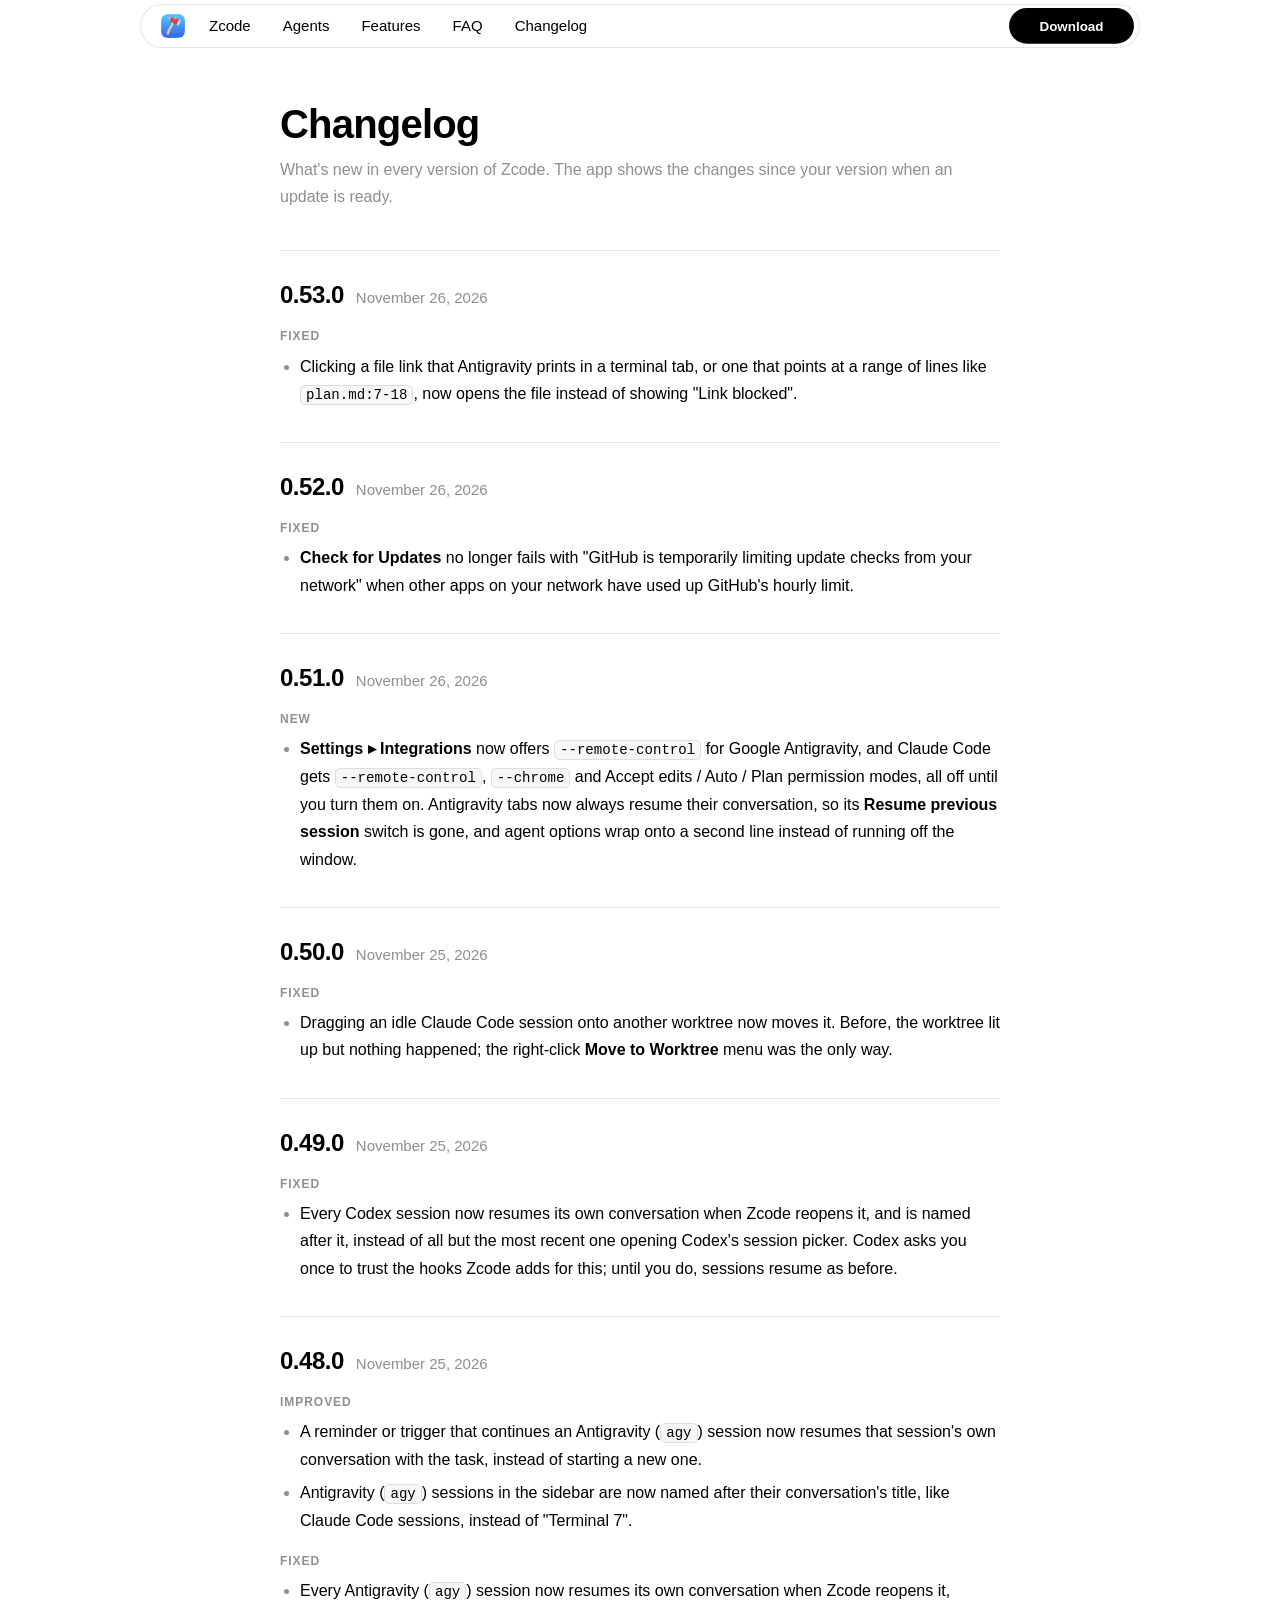
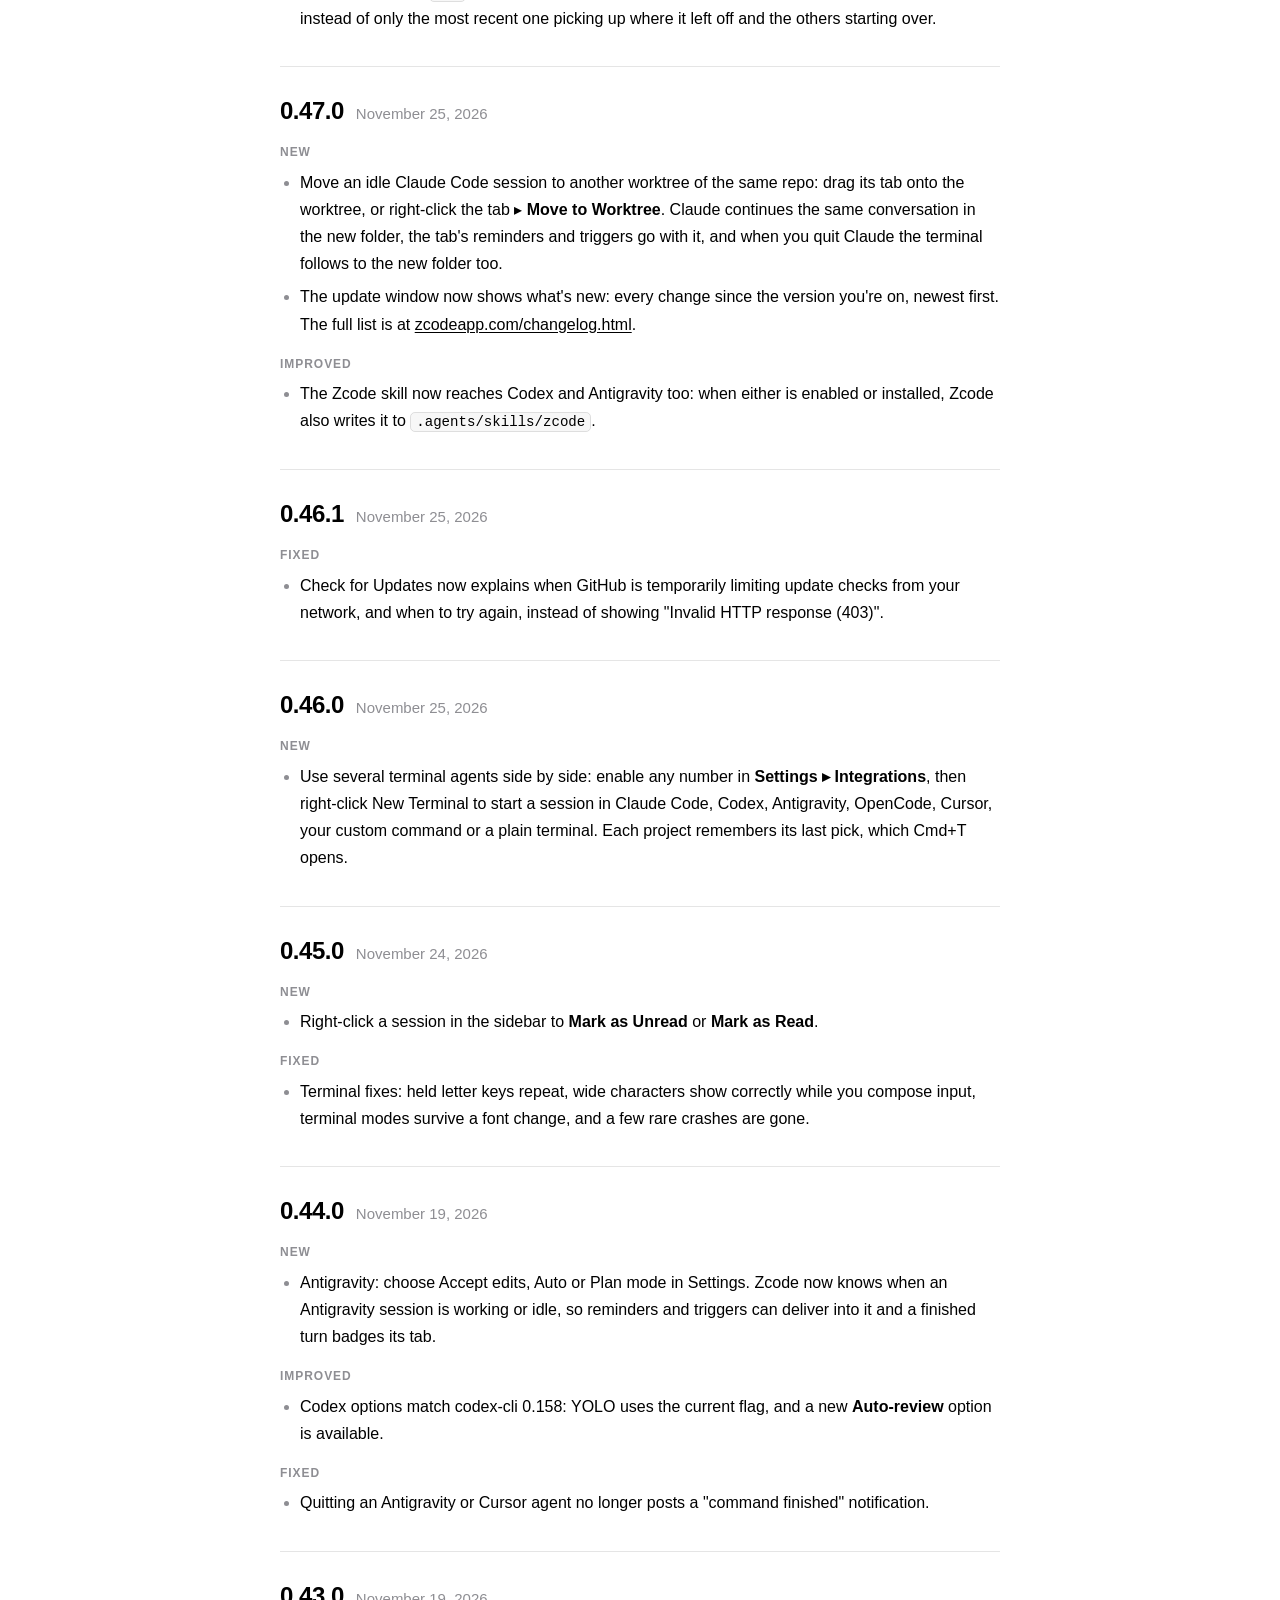
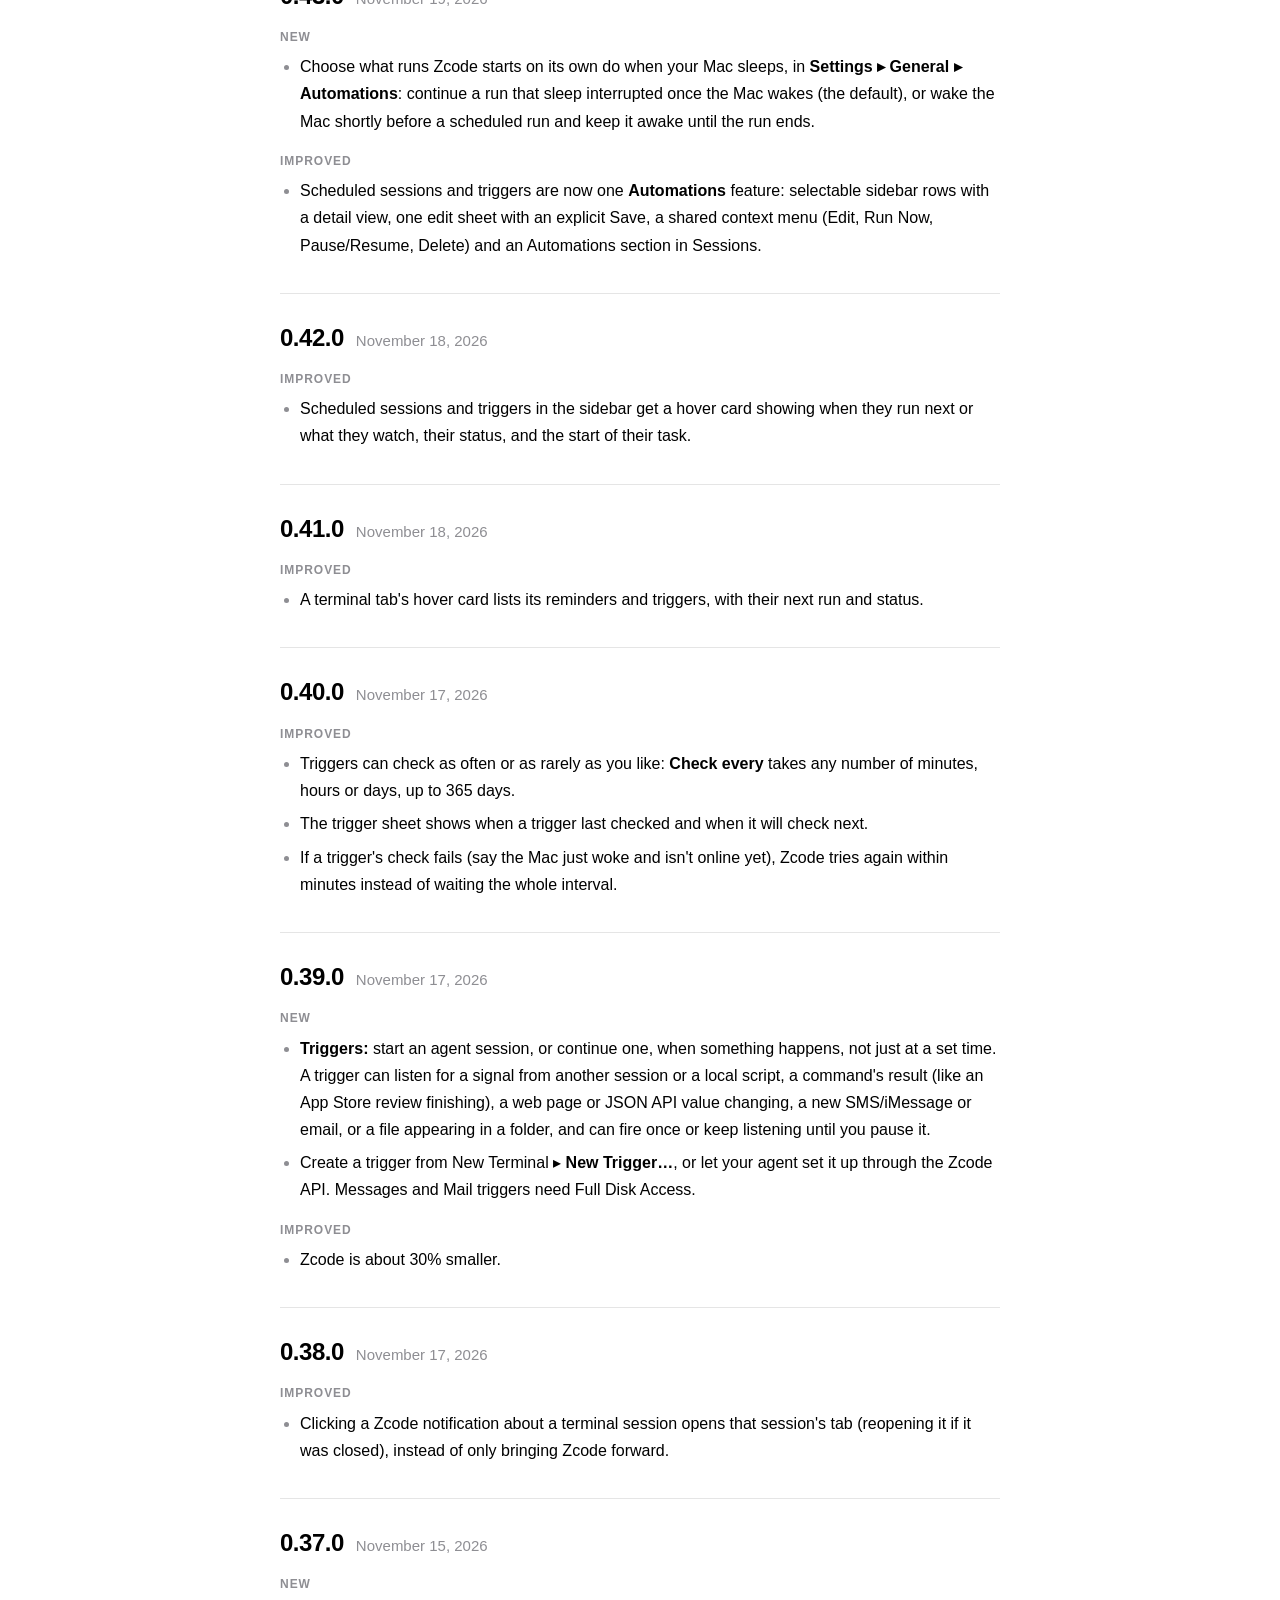
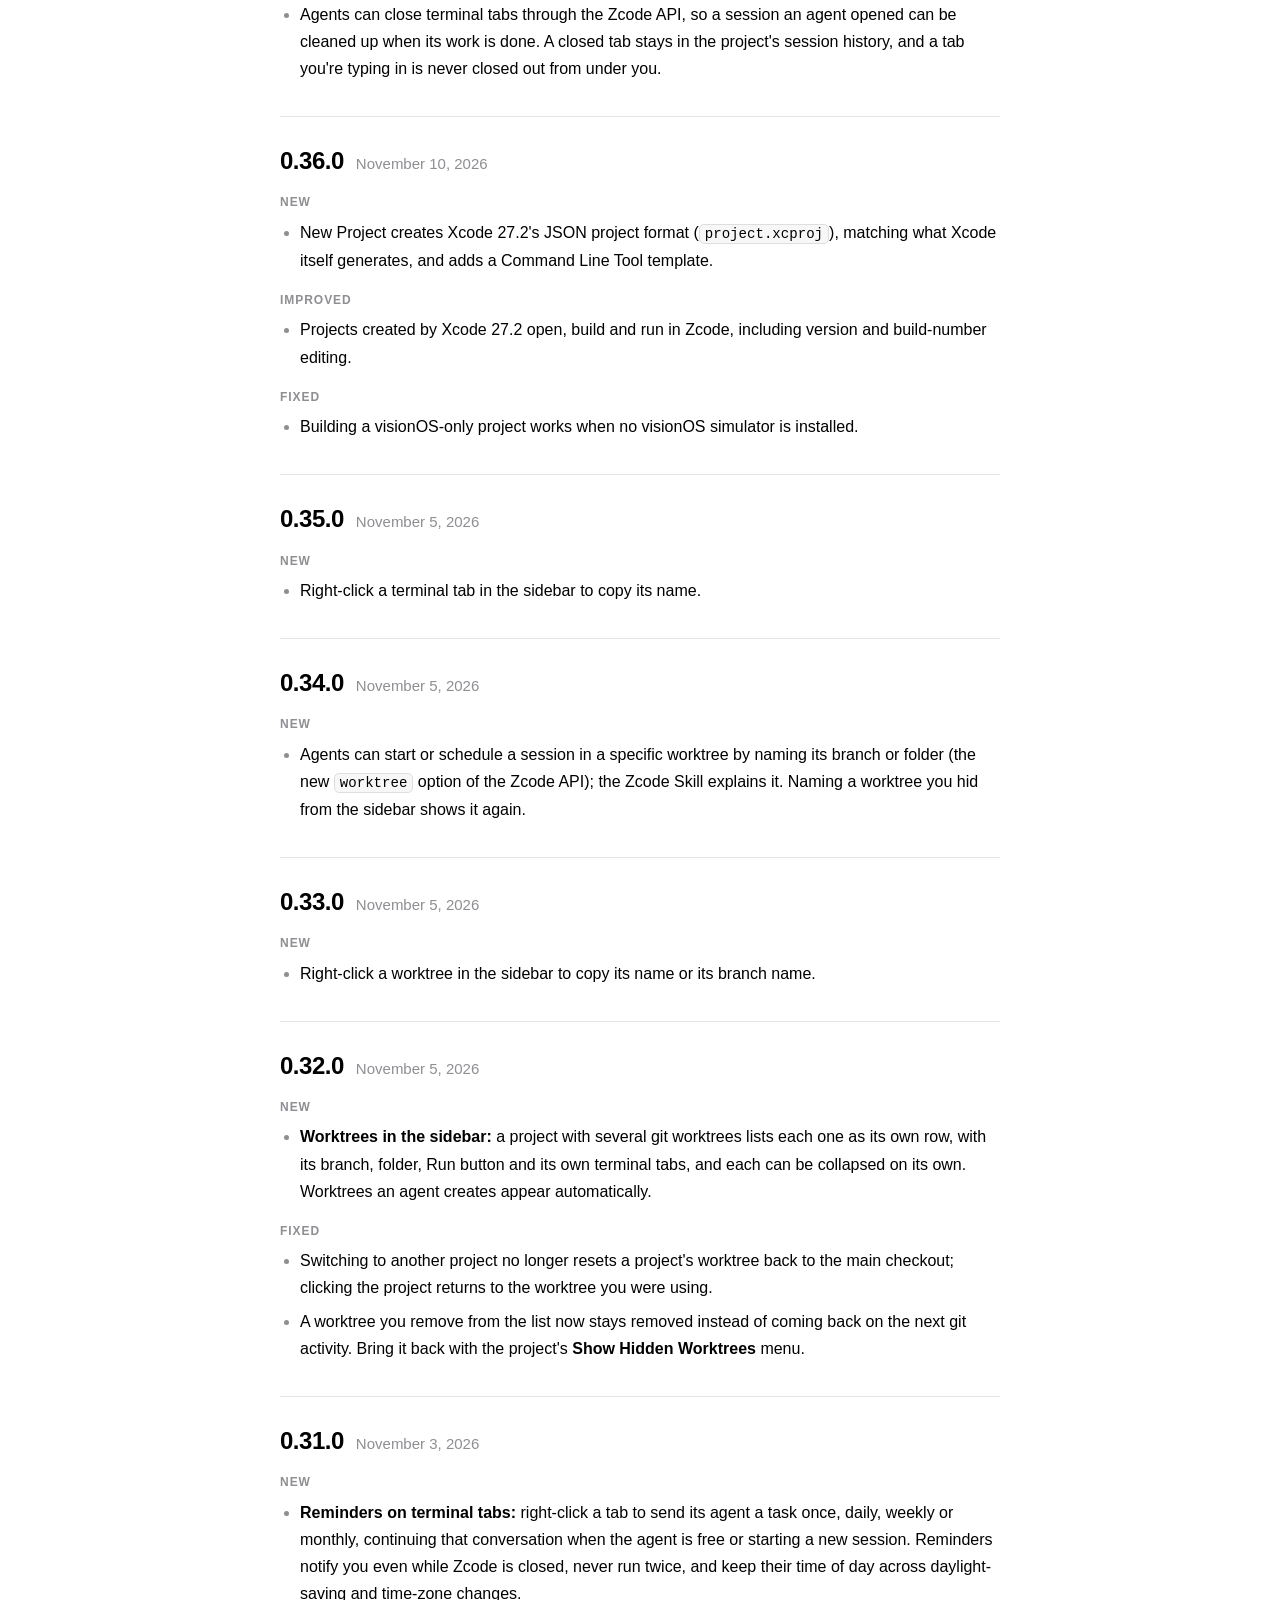
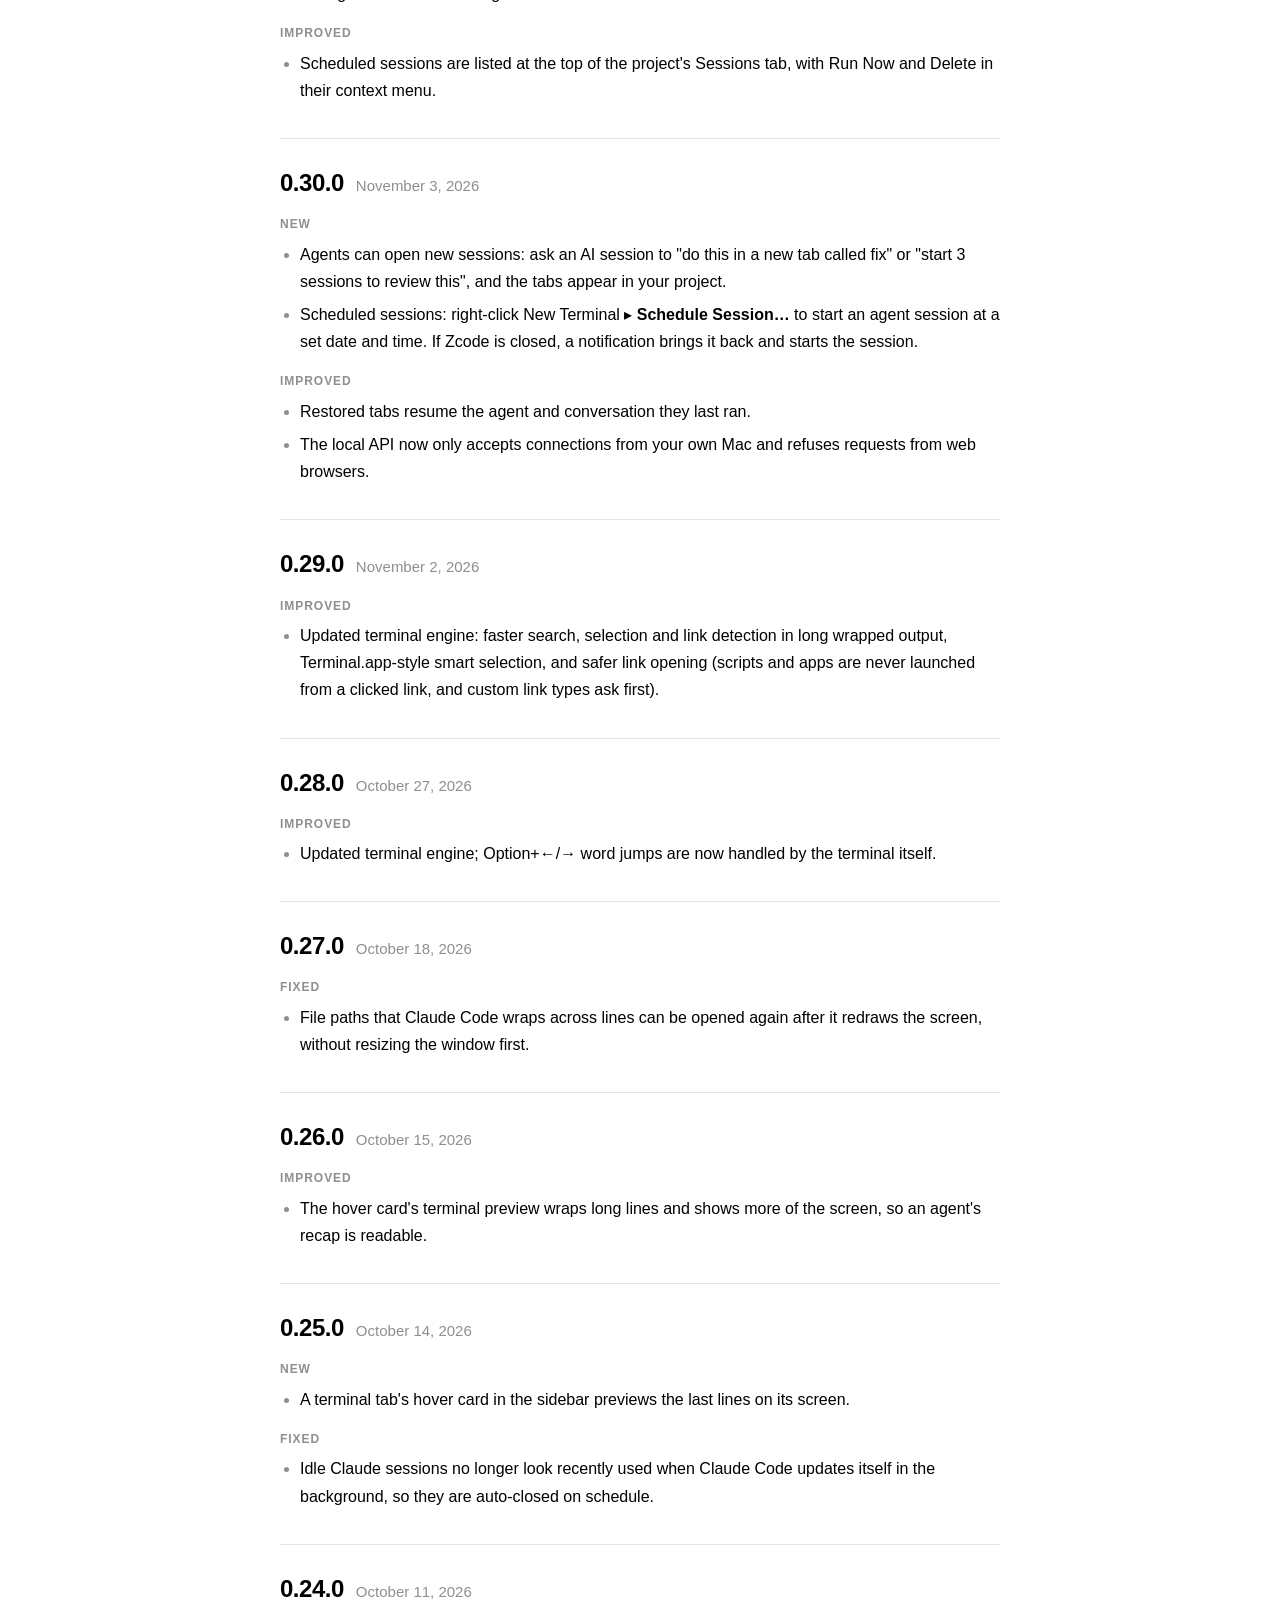
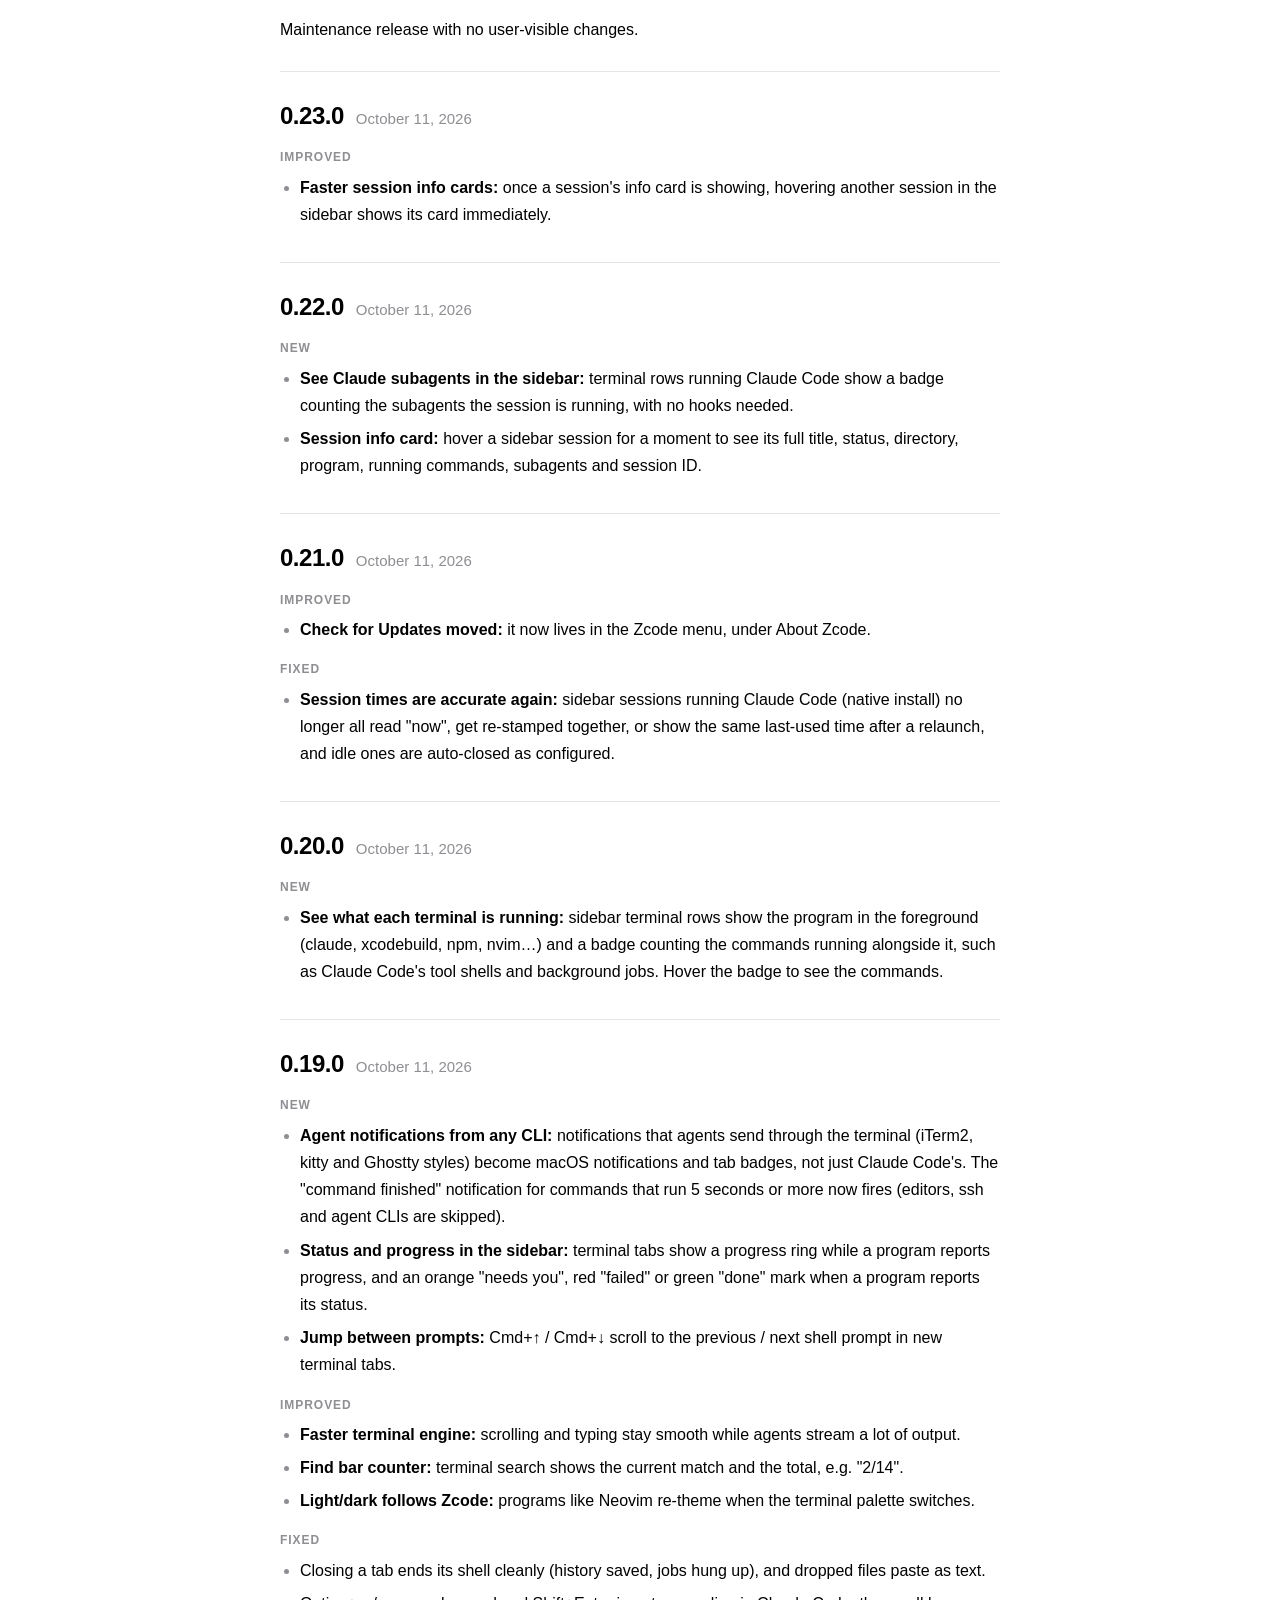
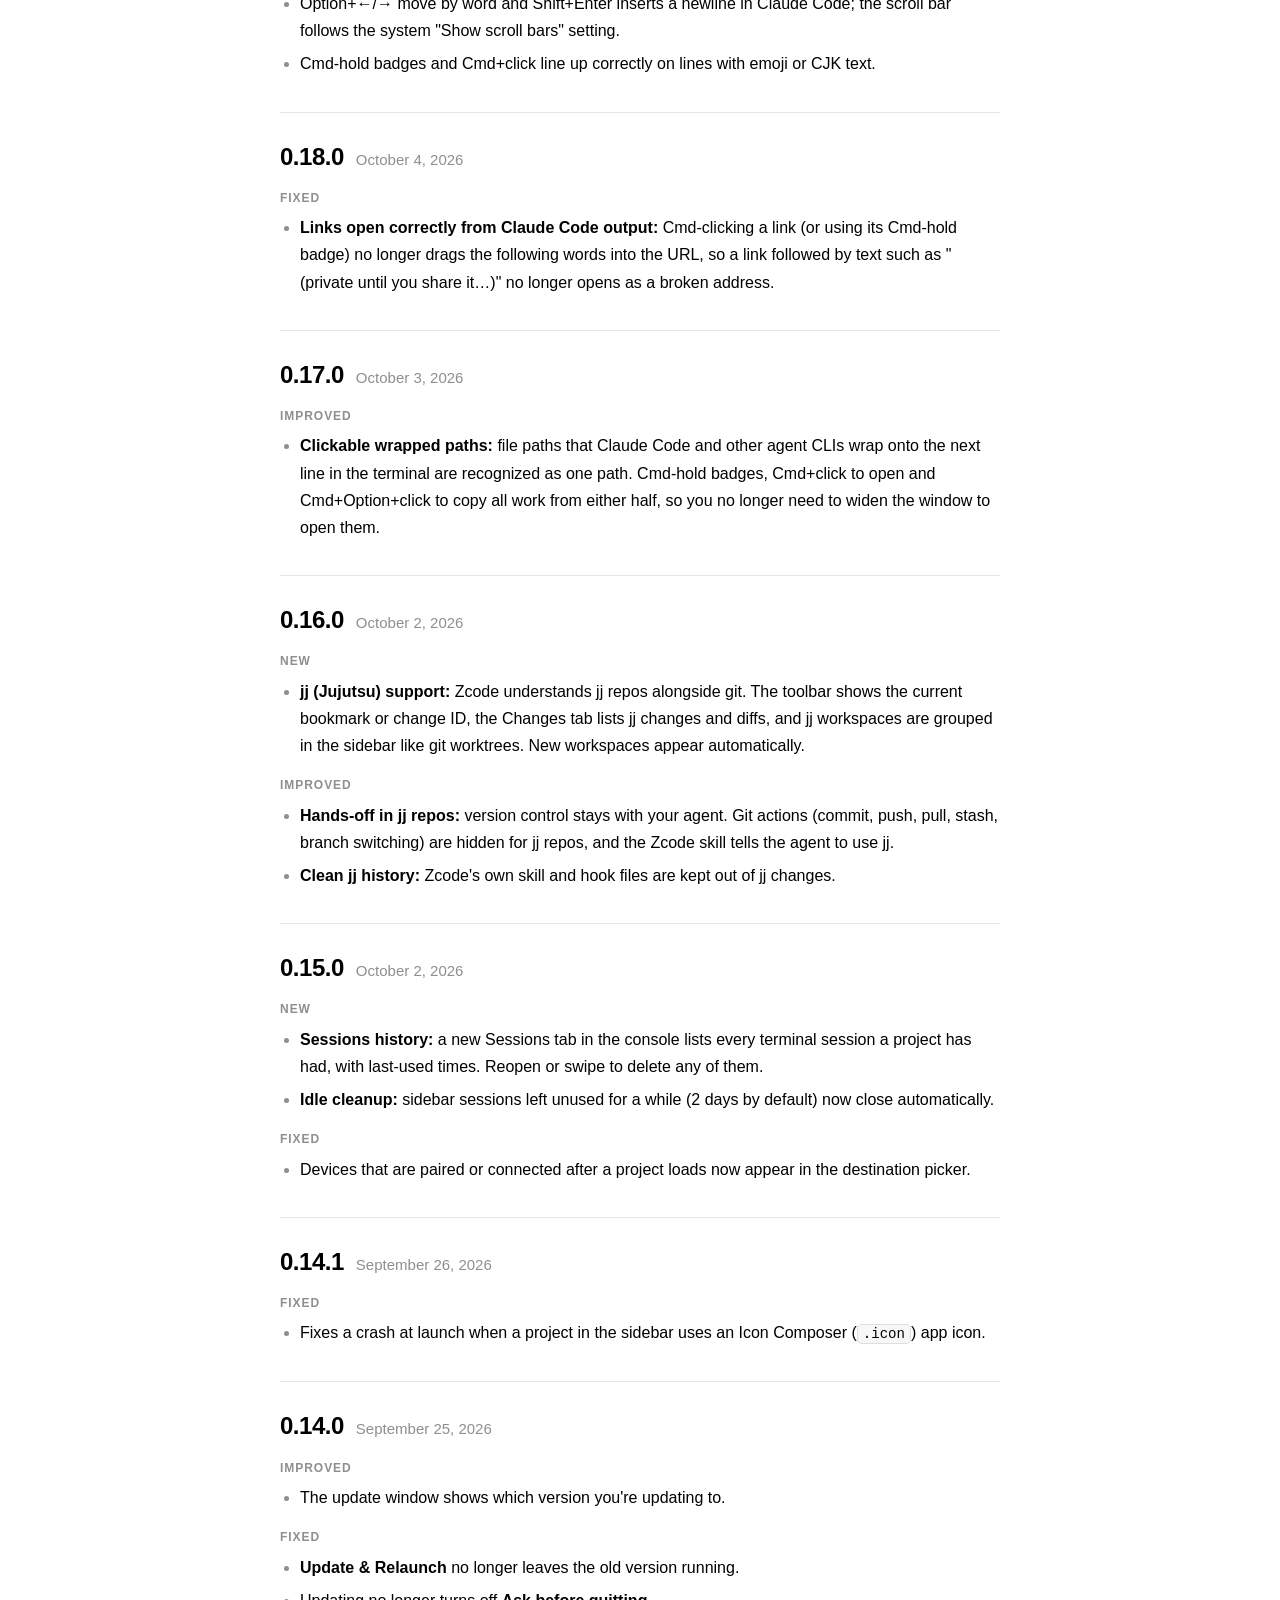
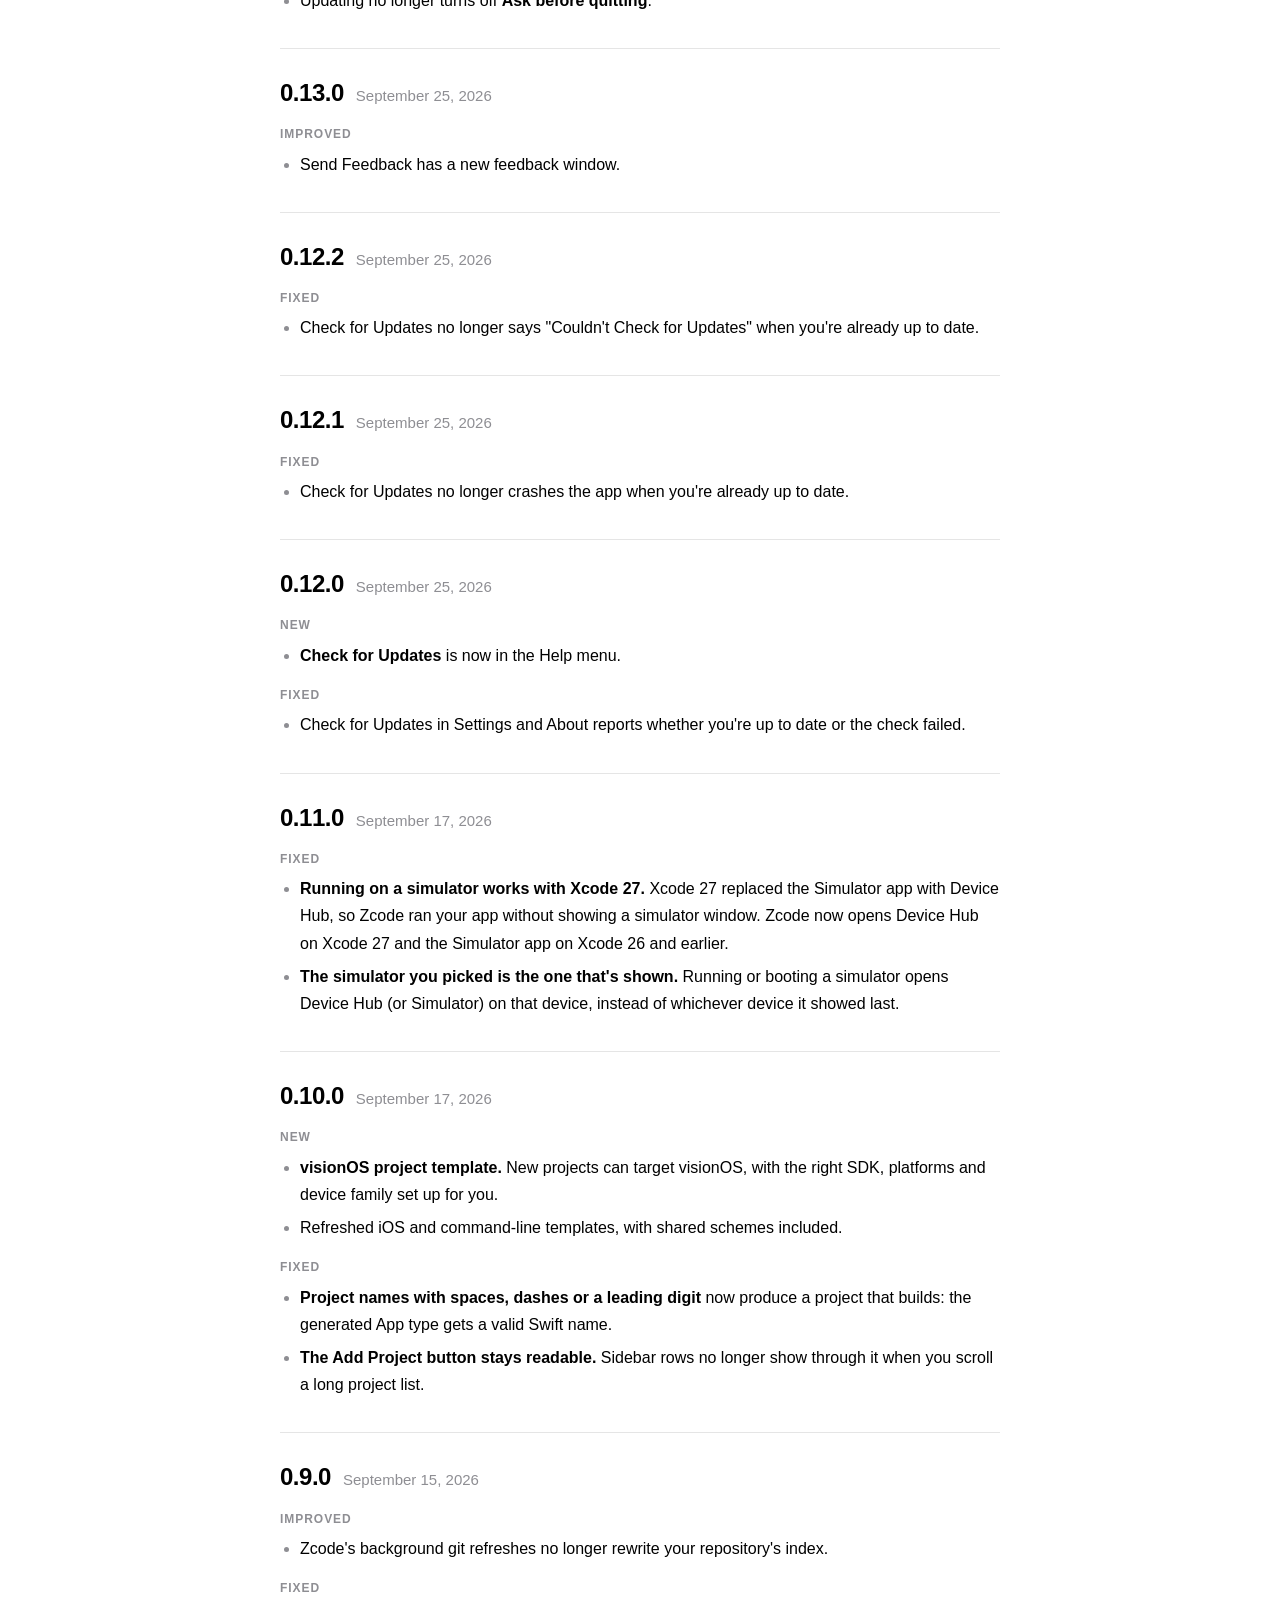
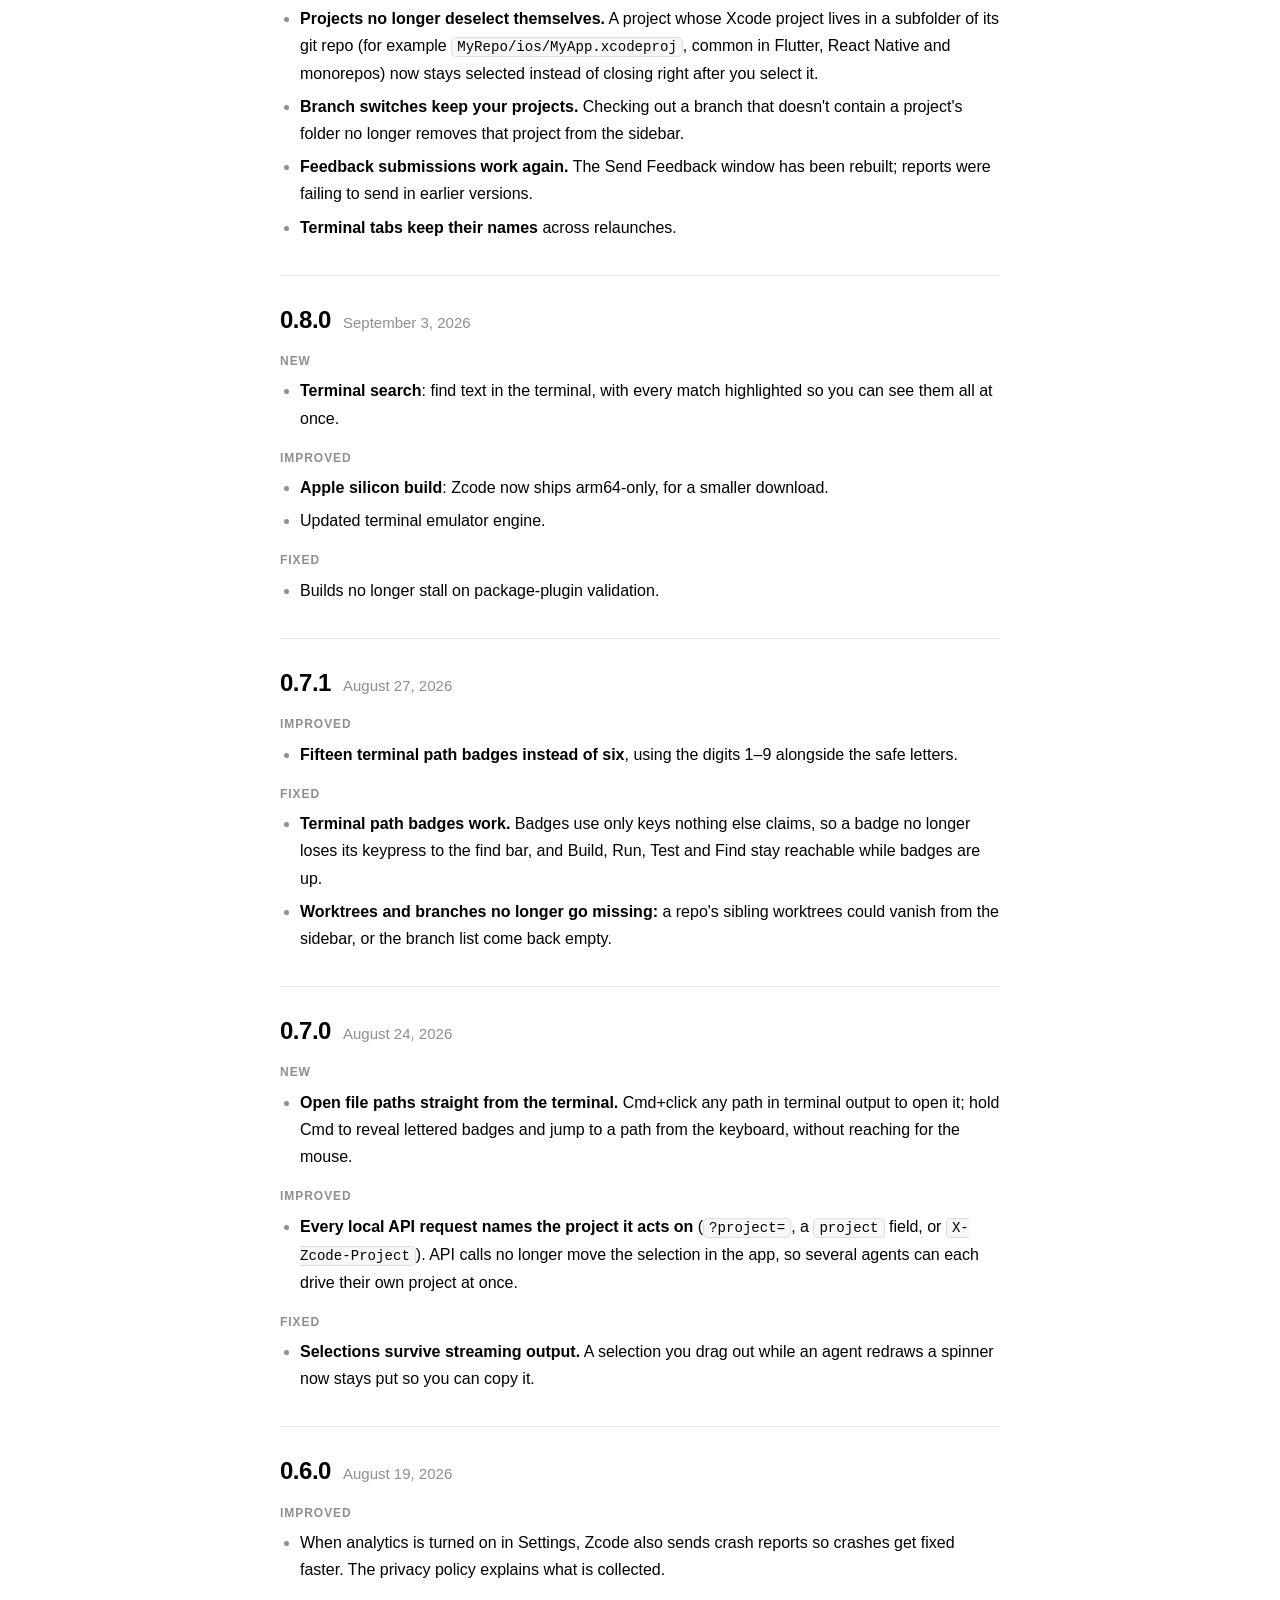
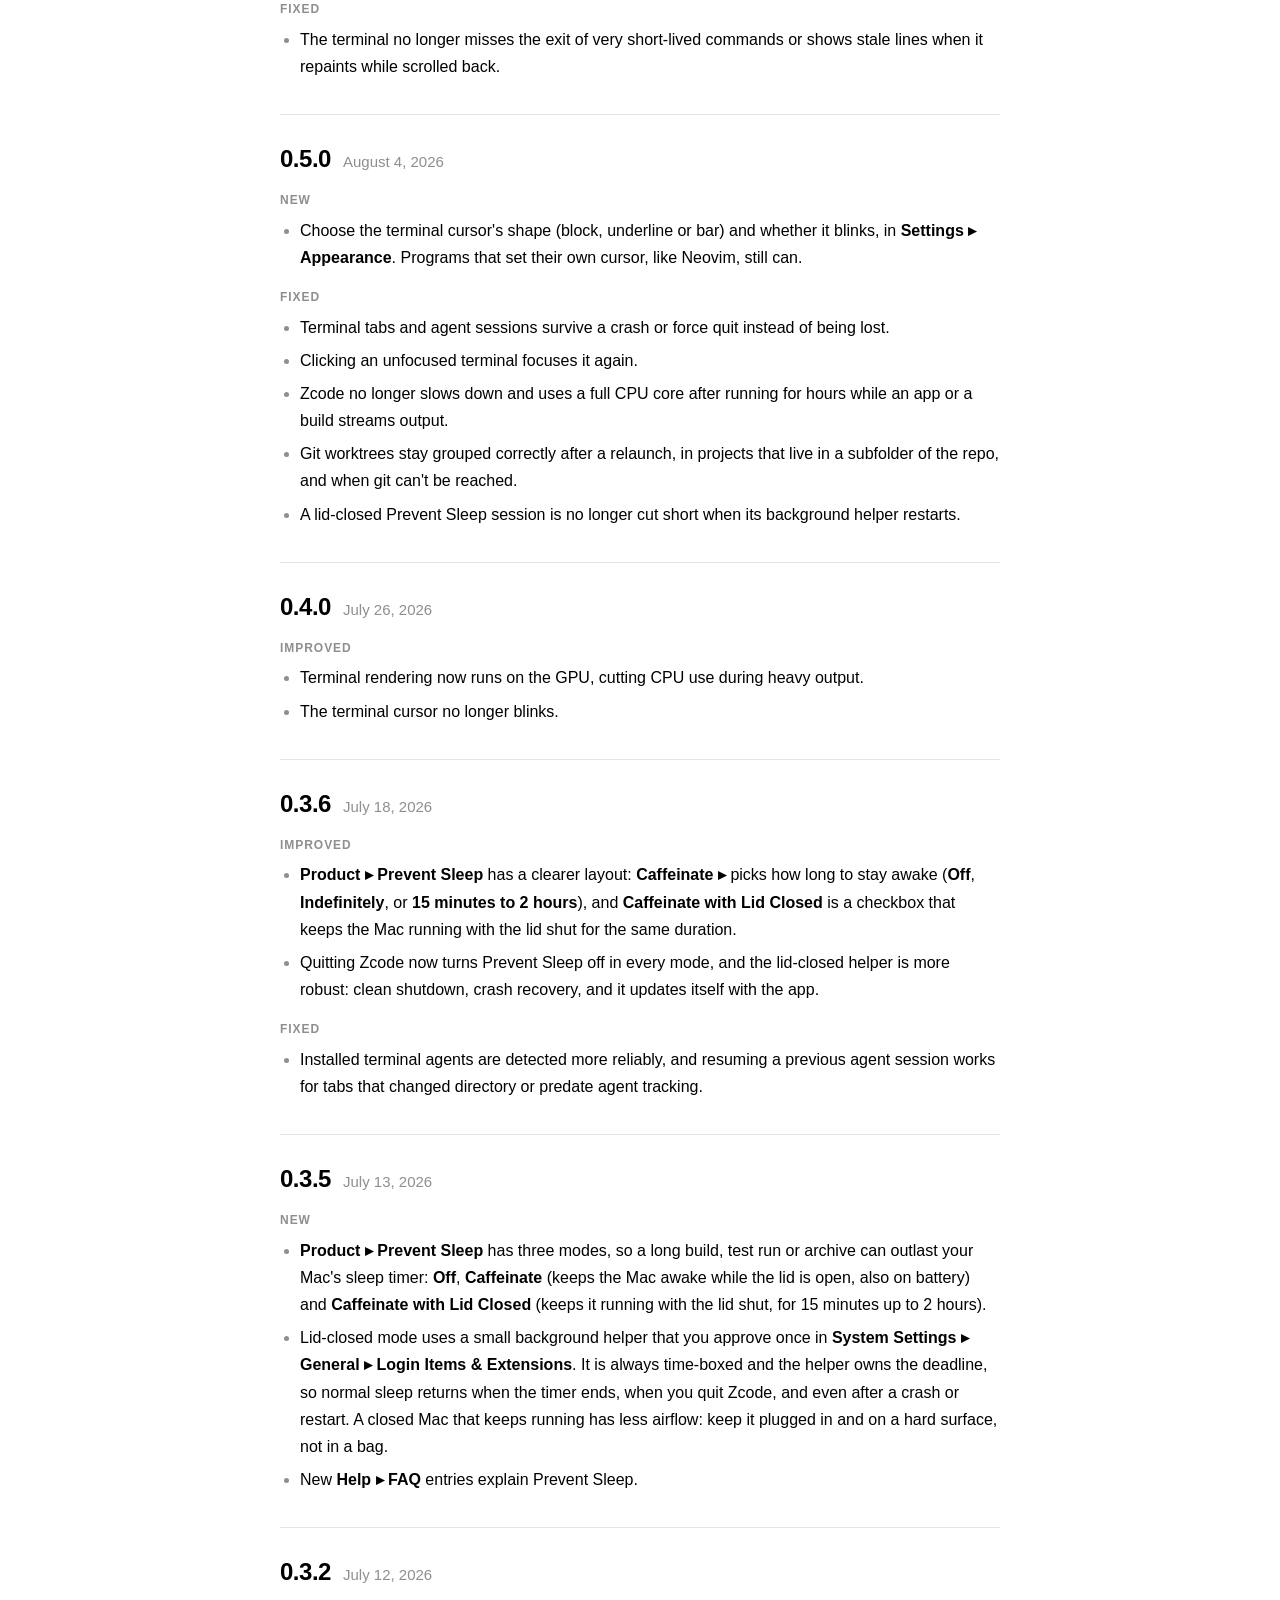
<file: changelog.html>
<!DOCTYPE html>
<html lang="en">
<head>
    <meta charset="UTF-8">
    <meta name="viewport" content="width=device-width, initial-scale=1.0">
    <title>Changelog - Zcode</title>
    <meta name="description" content="What's new in every version of Zcode, the Mac app for building native iPhone, iPad and Mac apps with AI agents.">
    <link rel="canonical" href="https://zcodeapp.com/changelog.html">

    <!-- Favicon -->
    <link rel="icon" type="image/png" href="/favicon-96x96.png" sizes="96x96" />
    <link rel="icon" type="image/svg+xml" href="/favicon.svg" />
    <link rel="shortcut icon" href="/favicon.ico" />
    <link rel="apple-touch-icon" sizes="180x180" href="/apple-touch-icon.png" />
    <link rel="manifest" href="/site.webmanifest" />

    <link rel="stylesheet" href="styles.css">
    <script>
        try {
            var theme = localStorage.getItem('theme');
            if (theme === 'light') document.documentElement.classList.add('light-theme');
            else if (theme === 'dark') document.documentElement.classList.add('dark-theme');
        } catch (e) {}
    </script>
    <style>
        .changelog { max-width: 760px; margin: 0 auto; padding: 48px 20px 24px; }
        .changelog a { color: inherit; text-decoration: underline; text-underline-offset: 2px; }
        .changelog a:hover { opacity: 0.6; }
        .changelog .changelog-back { display: none; margin-bottom: 16px; font-size: 15px; }
        .navbar a.navbar-logo { text-decoration: none; }
        .changelog h1 { font-size: 40px; line-height: 1.2; margin-bottom: 8px; }
        .changelog .changelog-intro { color: var(--secondary-color); margin-bottom: 40px; }
        .changelog section { padding: 28px 0; border-top: 1px solid var(--border-color); scroll-margin-top: 80px; }
        .changelog h2 { display: flex; flex-wrap: wrap; align-items: baseline; gap: 4px 12px; font-size: 24px; line-height: 1.3; margin-bottom: 4px; }
        .changelog h2 a { text-decoration: none; }
        .changelog time { font-size: 15px; font-weight: 400; letter-spacing: 0; color: var(--secondary-color); }
        .changelog h3 { margin: 16px 0 4px; font-size: 12px; font-weight: 600; letter-spacing: 0.08em; text-transform: uppercase; color: var(--secondary-color); }
        .changelog ul { padding-left: 20px; }
        .changelog li { margin: 6px 0; overflow-wrap: anywhere; }
        .changelog li::marker { color: var(--secondary-color); }
        .changelog section p { margin: 12px 0 0; }
        .changelog code { font-family: ui-monospace, SFMono-Regular, Menlo, monospace; font-size: 0.88em; padding: 1px 5px; border-radius: 5px; background: var(--card-bg); border: 1px solid var(--border-color); }
        .changelog-footer a { color: inherit; }
        @media (max-width: 480px) {
            .changelog { padding: 24px 16px 16px; }
            .changelog .changelog-back { display: block; }
            .changelog h1 { font-size: 32px; }
            .changelog h2 { font-size: 21px; }
        }
    </style>
</head>
<body>

    <nav class="navbar visible">
        <div class="container navbar-content">
            <div class="navbar-left">
                <img src="Assets/icon-light.png" alt="Zcode" class="navbar-icon">
                <a href="index.html" class="navbar-logo">Zcode</a>
            </div>
            <div class="navbar-center">
                <a href="index.html#ai" class="navbar-link">Agents</a>
                <a href="index.html#projects-card" class="navbar-link">Features</a>
                <a href="index.html#faq" class="navbar-link">FAQ</a>
                <a href="changelog.html" class="navbar-link" aria-current="page">Changelog</a>
            </div>
            <a href="index.html" class="navbar-download">
                <svg viewBox="0 0 140 40" xmlns="http://www.w3.org/2000/svg" role="img" aria-label="Download">
                    <rect width="140" height="40" rx="20" fill="var(--primary-color)"/>
                    <text x="70" y="22" font-family="-apple-system, BlinkMacSystemFont, sans-serif" font-size="15" font-weight="600" fill="var(--bg-color)" text-anchor="middle" dominant-baseline="middle">Download</text>
                </svg>
            </a>
        </div>
    </nav>

    <main class="changelog">
        <p class="changelog-back"><a href="index.html">&larr; Zcode</a></p>
        <h1>Changelog</h1>
        <p class="changelog-intro">What's new in every version of Zcode. The app shows the changes since your version when an update is ready.</p>
<section id="v0.53.0">
<h2><a href="#v0.53.0">0.53.0</a> <time datetime="2026-11-26">November 26, 2026</time></h2>
<h3 class="kind-fixed">Fixed</h3>
<ul>
<li>Clicking a file link that Antigravity prints in a terminal tab, or one that points at a range of lines like <code>plan.md:7-18</code>, now opens the file instead of showing &quot;Link blocked&quot;.</li>
</ul>
</section>
<section id="v0.52.0">
<h2><a href="#v0.52.0">0.52.0</a> <time datetime="2026-11-26">November 26, 2026</time></h2>
<h3 class="kind-fixed">Fixed</h3>
<ul>
<li><strong>Check for Updates</strong> no longer fails with &quot;GitHub is temporarily limiting update checks from your network&quot; when other apps on your network have used up GitHub&#x27;s hourly limit.</li>
</ul>
</section>
<section id="v0.51.0">
<h2><a href="#v0.51.0">0.51.0</a> <time datetime="2026-11-26">November 26, 2026</time></h2>
<h3 class="kind-new">New</h3>
<ul>
<li><strong>Settings ▸ Integrations</strong> now offers <code>--remote-control</code> for Google Antigravity, and Claude Code gets <code>--remote-control</code>, <code>--chrome</code> and Accept edits / Auto / Plan permission modes, all off until you turn them on. Antigravity tabs now always resume their conversation, so its <strong>Resume previous session</strong> switch is gone, and agent options wrap onto a second line instead of running off the window.</li>
</ul>
</section>
<section id="v0.50.0">
<h2><a href="#v0.50.0">0.50.0</a> <time datetime="2026-11-25">November 25, 2026</time></h2>
<h3 class="kind-fixed">Fixed</h3>
<ul>
<li>Dragging an idle Claude Code session onto another worktree now moves it. Before, the worktree lit up but nothing happened; the right-click <strong>Move to Worktree</strong> menu was the only way.</li>
</ul>
</section>
<section id="v0.49.0">
<h2><a href="#v0.49.0">0.49.0</a> <time datetime="2026-11-25">November 25, 2026</time></h2>
<h3 class="kind-fixed">Fixed</h3>
<ul>
<li>Every Codex session now resumes its own conversation when Zcode reopens it, and is named after it, instead of all but the most recent one opening Codex&#x27;s session picker. Codex asks you once to trust the hooks Zcode adds for this; until you do, sessions resume as before.</li>
</ul>
</section>
<section id="v0.48.0">
<h2><a href="#v0.48.0">0.48.0</a> <time datetime="2026-11-25">November 25, 2026</time></h2>
<h3 class="kind-improved">Improved</h3>
<ul>
<li>A reminder or trigger that continues an Antigravity (<code>agy</code>) session now resumes that session&#x27;s own conversation with the task, instead of starting a new one.</li>
<li>Antigravity (<code>agy</code>) sessions in the sidebar are now named after their conversation&#x27;s title, like Claude Code sessions, instead of &quot;Terminal 7&quot;.</li>
</ul>
<h3 class="kind-fixed">Fixed</h3>
<ul>
<li>Every Antigravity (<code>agy</code>) session now resumes its own conversation when Zcode reopens it, instead of only the most recent one picking up where it left off and the others starting over.</li>
</ul>
</section>
<section id="v0.47.0">
<h2><a href="#v0.47.0">0.47.0</a> <time datetime="2026-11-25">November 25, 2026</time></h2>
<h3 class="kind-new">New</h3>
<ul>
<li>Move an idle Claude Code session to another worktree of the same repo: drag its tab onto the worktree, or right-click the tab ▸ <strong>Move to Worktree</strong>. Claude continues the same conversation in the new folder, the tab&#x27;s reminders and triggers go with it, and when you quit Claude the terminal follows to the new folder too.</li>
<li>The update window now shows what&#x27;s new: every change since the version you&#x27;re on, newest first. The full list is at <a href="https://zcodeapp.com/changelog.html">zcodeapp.com/changelog.html</a>.</li>
</ul>
<h3 class="kind-improved">Improved</h3>
<ul>
<li>The Zcode skill now reaches Codex and Antigravity too: when either is enabled or installed, Zcode also writes it to <code>.agents/skills/zcode</code>.</li>
</ul>
</section>
<section id="v0.46.1">
<h2><a href="#v0.46.1">0.46.1</a> <time datetime="2026-11-25">November 25, 2026</time></h2>
<h3 class="kind-fixed">Fixed</h3>
<ul>
<li>Check for Updates now explains when GitHub is temporarily limiting update checks from your network, and when to try again, instead of showing &quot;Invalid HTTP response (403)&quot;.</li>
</ul>
</section>
<section id="v0.46.0">
<h2><a href="#v0.46.0">0.46.0</a> <time datetime="2026-11-25">November 25, 2026</time></h2>
<h3 class="kind-new">New</h3>
<ul>
<li>Use several terminal agents side by side: enable any number in <strong>Settings ▸ Integrations</strong>, then right-click New Terminal to start a session in Claude Code, Codex, Antigravity, OpenCode, Cursor, your custom command or a plain terminal. Each project remembers its last pick, which Cmd+T opens.</li>
</ul>
</section>
<section id="v0.45.0">
<h2><a href="#v0.45.0">0.45.0</a> <time datetime="2026-11-24">November 24, 2026</time></h2>
<h3 class="kind-new">New</h3>
<ul>
<li>Right-click a session in the sidebar to <strong>Mark as Unread</strong> or <strong>Mark as Read</strong>.</li>
</ul>
<h3 class="kind-fixed">Fixed</h3>
<ul>
<li>Terminal fixes: held letter keys repeat, wide characters show correctly while you compose input, terminal modes survive a font change, and a few rare crashes are gone.</li>
</ul>
</section>
<section id="v0.44.0">
<h2><a href="#v0.44.0">0.44.0</a> <time datetime="2026-11-19">November 19, 2026</time></h2>
<h3 class="kind-new">New</h3>
<ul>
<li>Antigravity: choose Accept edits, Auto or Plan mode in Settings. Zcode now knows when an Antigravity session is working or idle, so reminders and triggers can deliver into it and a finished turn badges its tab.</li>
</ul>
<h3 class="kind-improved">Improved</h3>
<ul>
<li>Codex options match codex-cli 0.158: YOLO uses the current flag, and a new <strong>Auto-review</strong> option is available.</li>
</ul>
<h3 class="kind-fixed">Fixed</h3>
<ul>
<li>Quitting an Antigravity or Cursor agent no longer posts a &quot;command finished&quot; notification.</li>
</ul>
</section>
<section id="v0.43.0">
<h2><a href="#v0.43.0">0.43.0</a> <time datetime="2026-11-19">November 19, 2026</time></h2>
<h3 class="kind-new">New</h3>
<ul>
<li>Choose what runs Zcode starts on its own do when your Mac sleeps, in <strong>Settings ▸ General ▸ Automations</strong>: continue a run that sleep interrupted once the Mac wakes (the default), or wake the Mac shortly before a scheduled run and keep it awake until the run ends.</li>
</ul>
<h3 class="kind-improved">Improved</h3>
<ul>
<li>Scheduled sessions and triggers are now one <strong>Automations</strong> feature: selectable sidebar rows with a detail view, one edit sheet with an explicit Save, a shared context menu (Edit, Run Now, Pause/Resume, Delete) and an Automations section in Sessions.</li>
</ul>
</section>
<section id="v0.42.0">
<h2><a href="#v0.42.0">0.42.0</a> <time datetime="2026-11-18">November 18, 2026</time></h2>
<h3 class="kind-improved">Improved</h3>
<ul>
<li>Scheduled sessions and triggers in the sidebar get a hover card showing when they run next or what they watch, their status, and the start of their task.</li>
</ul>
</section>
<section id="v0.41.0">
<h2><a href="#v0.41.0">0.41.0</a> <time datetime="2026-11-18">November 18, 2026</time></h2>
<h3 class="kind-improved">Improved</h3>
<ul>
<li>A terminal tab&#x27;s hover card lists its reminders and triggers, with their next run and status.</li>
</ul>
</section>
<section id="v0.40.0">
<h2><a href="#v0.40.0">0.40.0</a> <time datetime="2026-11-17">November 17, 2026</time></h2>
<h3 class="kind-improved">Improved</h3>
<ul>
<li>Triggers can check as often or as rarely as you like: <strong>Check every</strong> takes any number of minutes, hours or days, up to 365 days.</li>
<li>The trigger sheet shows when a trigger last checked and when it will check next.</li>
<li>If a trigger&#x27;s check fails (say the Mac just woke and isn&#x27;t online yet), Zcode tries again within minutes instead of waiting the whole interval.</li>
</ul>
</section>
<section id="v0.39.0">
<h2><a href="#v0.39.0">0.39.0</a> <time datetime="2026-11-17">November 17, 2026</time></h2>
<h3 class="kind-new">New</h3>
<ul>
<li><strong>Triggers:</strong> start an agent session, or continue one, when something happens, not just at a set time. A trigger can listen for a signal from another session or a local script, a command&#x27;s result (like an App Store review finishing), a web page or JSON API value changing, a new SMS/iMessage or email, or a file appearing in a folder, and can fire once or keep listening until you pause it.</li>
<li>Create a trigger from New Terminal ▸ <strong>New Trigger…</strong>, or let your agent set it up through the Zcode API. Messages and Mail triggers need Full Disk Access.</li>
</ul>
<h3 class="kind-improved">Improved</h3>
<ul>
<li>Zcode is about 30% smaller.</li>
</ul>
</section>
<section id="v0.38.0">
<h2><a href="#v0.38.0">0.38.0</a> <time datetime="2026-11-17">November 17, 2026</time></h2>
<h3 class="kind-improved">Improved</h3>
<ul>
<li>Clicking a Zcode notification about a terminal session opens that session&#x27;s tab (reopening it if it was closed), instead of only bringing Zcode forward.</li>
</ul>
</section>
<section id="v0.37.0">
<h2><a href="#v0.37.0">0.37.0</a> <time datetime="2026-11-15">November 15, 2026</time></h2>
<h3 class="kind-new">New</h3>
<ul>
<li>Agents can close terminal tabs through the Zcode API, so a session an agent opened can be cleaned up when its work is done. A closed tab stays in the project&#x27;s session history, and a tab you&#x27;re typing in is never closed out from under you.</li>
</ul>
</section>
<section id="v0.36.0">
<h2><a href="#v0.36.0">0.36.0</a> <time datetime="2026-11-10">November 10, 2026</time></h2>
<h3 class="kind-new">New</h3>
<ul>
<li>New Project creates Xcode 27.2&#x27;s JSON project format (<code>project.xcproj</code>), matching what Xcode itself generates, and adds a Command Line Tool template.</li>
</ul>
<h3 class="kind-improved">Improved</h3>
<ul>
<li>Projects created by Xcode 27.2 open, build and run in Zcode, including version and build-number editing.</li>
</ul>
<h3 class="kind-fixed">Fixed</h3>
<ul>
<li>Building a visionOS-only project works when no visionOS simulator is installed.</li>
</ul>
</section>
<section id="v0.35.0">
<h2><a href="#v0.35.0">0.35.0</a> <time datetime="2026-11-05">November 5, 2026</time></h2>
<h3 class="kind-new">New</h3>
<ul>
<li>Right-click a terminal tab in the sidebar to copy its name.</li>
</ul>
</section>
<section id="v0.34.0">
<h2><a href="#v0.34.0">0.34.0</a> <time datetime="2026-11-05">November 5, 2026</time></h2>
<h3 class="kind-new">New</h3>
<ul>
<li>Agents can start or schedule a session in a specific worktree by naming its branch or folder (the new <code>worktree</code> option of the Zcode API); the Zcode Skill explains it. Naming a worktree you hid from the sidebar shows it again.</li>
</ul>
</section>
<section id="v0.33.0">
<h2><a href="#v0.33.0">0.33.0</a> <time datetime="2026-11-05">November 5, 2026</time></h2>
<h3 class="kind-new">New</h3>
<ul>
<li>Right-click a worktree in the sidebar to copy its name or its branch name.</li>
</ul>
</section>
<section id="v0.32.0">
<h2><a href="#v0.32.0">0.32.0</a> <time datetime="2026-11-05">November 5, 2026</time></h2>
<h3 class="kind-new">New</h3>
<ul>
<li><strong>Worktrees in the sidebar:</strong> a project with several git worktrees lists each one as its own row, with its branch, folder, Run button and its own terminal tabs, and each can be collapsed on its own. Worktrees an agent creates appear automatically.</li>
</ul>
<h3 class="kind-fixed">Fixed</h3>
<ul>
<li>Switching to another project no longer resets a project&#x27;s worktree back to the main checkout; clicking the project returns to the worktree you were using.</li>
<li>A worktree you remove from the list now stays removed instead of coming back on the next git activity. Bring it back with the project&#x27;s <strong>Show Hidden Worktrees</strong> menu.</li>
</ul>
</section>
<section id="v0.31.0">
<h2><a href="#v0.31.0">0.31.0</a> <time datetime="2026-11-03">November 3, 2026</time></h2>
<h3 class="kind-new">New</h3>
<ul>
<li><strong>Reminders on terminal tabs:</strong> right-click a tab to send its agent a task once, daily, weekly or monthly, continuing that conversation when the agent is free or starting a new session. Reminders notify you even while Zcode is closed, never run twice, and keep their time of day across daylight-saving and time-zone changes.</li>
</ul>
<h3 class="kind-improved">Improved</h3>
<ul>
<li>Scheduled sessions are listed at the top of the project&#x27;s Sessions tab, with Run Now and Delete in their context menu.</li>
</ul>
</section>
<section id="v0.30.0">
<h2><a href="#v0.30.0">0.30.0</a> <time datetime="2026-11-03">November 3, 2026</time></h2>
<h3 class="kind-new">New</h3>
<ul>
<li>Agents can open new sessions: ask an AI session to &quot;do this in a new tab called fix&quot; or &quot;start 3 sessions to review this&quot;, and the tabs appear in your project.</li>
<li>Scheduled sessions: right-click New Terminal ▸ <strong>Schedule Session…</strong> to start an agent session at a set date and time. If Zcode is closed, a notification brings it back and starts the session.</li>
</ul>
<h3 class="kind-improved">Improved</h3>
<ul>
<li>Restored tabs resume the agent and conversation they last ran.</li>
<li>The local API now only accepts connections from your own Mac and refuses requests from web browsers.</li>
</ul>
</section>
<section id="v0.29.0">
<h2><a href="#v0.29.0">0.29.0</a> <time datetime="2026-11-02">November 2, 2026</time></h2>
<h3 class="kind-improved">Improved</h3>
<ul>
<li>Updated terminal engine: faster search, selection and link detection in long wrapped output, Terminal.app-style smart selection, and safer link opening (scripts and apps are never launched from a clicked link, and custom link types ask first).</li>
</ul>
</section>
<section id="v0.28.0">
<h2><a href="#v0.28.0">0.28.0</a> <time datetime="2026-10-27">October 27, 2026</time></h2>
<h3 class="kind-improved">Improved</h3>
<ul>
<li>Updated terminal engine; Option+←/→ word jumps are now handled by the terminal itself.</li>
</ul>
</section>
<section id="v0.27.0">
<h2><a href="#v0.27.0">0.27.0</a> <time datetime="2026-10-18">October 18, 2026</time></h2>
<h3 class="kind-fixed">Fixed</h3>
<ul>
<li>File paths that Claude Code wraps across lines can be opened again after it redraws the screen, without resizing the window first.</li>
</ul>
</section>
<section id="v0.26.0">
<h2><a href="#v0.26.0">0.26.0</a> <time datetime="2026-10-15">October 15, 2026</time></h2>
<h3 class="kind-improved">Improved</h3>
<ul>
<li>The hover card&#x27;s terminal preview wraps long lines and shows more of the screen, so an agent&#x27;s recap is readable.</li>
</ul>
</section>
<section id="v0.25.0">
<h2><a href="#v0.25.0">0.25.0</a> <time datetime="2026-10-14">October 14, 2026</time></h2>
<h3 class="kind-new">New</h3>
<ul>
<li>A terminal tab&#x27;s hover card in the sidebar previews the last lines on its screen.</li>
</ul>
<h3 class="kind-fixed">Fixed</h3>
<ul>
<li>Idle Claude sessions no longer look recently used when Claude Code updates itself in the background, so they are auto-closed on schedule.</li>
</ul>
</section>
<section id="v0.24.0">
<h2><a href="#v0.24.0">0.24.0</a> <time datetime="2026-10-11">October 11, 2026</time></h2>
<p>Maintenance release with no user-visible changes.</p>
</section>
<section id="v0.23.0">
<h2><a href="#v0.23.0">0.23.0</a> <time datetime="2026-10-11">October 11, 2026</time></h2>
<h3 class="kind-improved">Improved</h3>
<ul>
<li><strong>Faster session info cards:</strong> once a session&#x27;s info card is showing, hovering another session in the sidebar shows its card immediately.</li>
</ul>
</section>
<section id="v0.22.0">
<h2><a href="#v0.22.0">0.22.0</a> <time datetime="2026-10-11">October 11, 2026</time></h2>
<h3 class="kind-new">New</h3>
<ul>
<li><strong>See Claude subagents in the sidebar:</strong> terminal rows running Claude Code show a badge counting the subagents the session is running, with no hooks needed.</li>
<li><strong>Session info card:</strong> hover a sidebar session for a moment to see its full title, status, directory, program, running commands, subagents and session ID.</li>
</ul>
</section>
<section id="v0.21.0">
<h2><a href="#v0.21.0">0.21.0</a> <time datetime="2026-10-11">October 11, 2026</time></h2>
<h3 class="kind-improved">Improved</h3>
<ul>
<li><strong>Check for Updates moved:</strong> it now lives in the Zcode menu, under About Zcode.</li>
</ul>
<h3 class="kind-fixed">Fixed</h3>
<ul>
<li><strong>Session times are accurate again:</strong> sidebar sessions running Claude Code (native install) no longer all read &quot;now&quot;, get re-stamped together, or show the same last-used time after a relaunch, and idle ones are auto-closed as configured.</li>
</ul>
</section>
<section id="v0.20.0">
<h2><a href="#v0.20.0">0.20.0</a> <time datetime="2026-10-11">October 11, 2026</time></h2>
<h3 class="kind-new">New</h3>
<ul>
<li><strong>See what each terminal is running:</strong> sidebar terminal rows show the program in the foreground (claude, xcodebuild, npm, nvim…) and a badge counting the commands running alongside it, such as Claude Code&#x27;s tool shells and background jobs. Hover the badge to see the commands.</li>
</ul>
</section>
<section id="v0.19.0">
<h2><a href="#v0.19.0">0.19.0</a> <time datetime="2026-10-11">October 11, 2026</time></h2>
<h3 class="kind-new">New</h3>
<ul>
<li><strong>Agent notifications from any CLI:</strong> notifications that agents send through the terminal (iTerm2, kitty and Ghostty styles) become macOS notifications and tab badges, not just Claude Code&#x27;s. The &quot;command finished&quot; notification for commands that run 5 seconds or more now fires (editors, ssh and agent CLIs are skipped).</li>
<li><strong>Status and progress in the sidebar:</strong> terminal tabs show a progress ring while a program reports progress, and an orange &quot;needs you&quot;, red &quot;failed&quot; or green &quot;done&quot; mark when a program reports its status.</li>
<li><strong>Jump between prompts:</strong> Cmd+↑ / Cmd+↓ scroll to the previous / next shell prompt in new terminal tabs.</li>
</ul>
<h3 class="kind-improved">Improved</h3>
<ul>
<li><strong>Faster terminal engine:</strong> scrolling and typing stay smooth while agents stream a lot of output.</li>
<li><strong>Find bar counter:</strong> terminal search shows the current match and the total, e.g. &quot;2/14&quot;.</li>
<li><strong>Light/dark follows Zcode:</strong> programs like Neovim re-theme when the terminal palette switches.</li>
</ul>
<h3 class="kind-fixed">Fixed</h3>
<ul>
<li>Closing a tab ends its shell cleanly (history saved, jobs hung up), and dropped files paste as text.</li>
<li>Option+←/→ move by word and Shift+Enter inserts a newline in Claude Code; the scroll bar follows the system &quot;Show scroll bars&quot; setting.</li>
<li>Cmd-hold badges and Cmd+click line up correctly on lines with emoji or CJK text.</li>
</ul>
</section>
<section id="v0.18.0">
<h2><a href="#v0.18.0">0.18.0</a> <time datetime="2026-10-04">October 4, 2026</time></h2>
<h3 class="kind-fixed">Fixed</h3>
<ul>
<li><strong>Links open correctly from Claude Code output:</strong> Cmd-clicking a link (or using its Cmd-hold badge) no longer drags the following words into the URL, so a link followed by text such as &quot;(private until you share it…)&quot; no longer opens as a broken address.</li>
</ul>
</section>
<section id="v0.17.0">
<h2><a href="#v0.17.0">0.17.0</a> <time datetime="2026-10-03">October 3, 2026</time></h2>
<h3 class="kind-improved">Improved</h3>
<ul>
<li><strong>Clickable wrapped paths:</strong> file paths that Claude Code and other agent CLIs wrap onto the next line in the terminal are recognized as one path. Cmd-hold badges, Cmd+click to open and Cmd+Option+click to copy all work from either half, so you no longer need to widen the window to open them.</li>
</ul>
</section>
<section id="v0.16.0">
<h2><a href="#v0.16.0">0.16.0</a> <time datetime="2026-10-02">October 2, 2026</time></h2>
<h3 class="kind-new">New</h3>
<ul>
<li><strong>jj (Jujutsu) support:</strong> Zcode understands jj repos alongside git. The toolbar shows the current bookmark or change ID, the Changes tab lists jj changes and diffs, and jj workspaces are grouped in the sidebar like git worktrees. New workspaces appear automatically.</li>
</ul>
<h3 class="kind-improved">Improved</h3>
<ul>
<li><strong>Hands-off in jj repos:</strong> version control stays with your agent. Git actions (commit, push, pull, stash, branch switching) are hidden for jj repos, and the Zcode skill tells the agent to use jj.</li>
<li><strong>Clean jj history:</strong> Zcode&#x27;s own skill and hook files are kept out of jj changes.</li>
</ul>
</section>
<section id="v0.15.0">
<h2><a href="#v0.15.0">0.15.0</a> <time datetime="2026-10-02">October 2, 2026</time></h2>
<h3 class="kind-new">New</h3>
<ul>
<li><strong>Sessions history:</strong> a new Sessions tab in the console lists every terminal session a project has had, with last-used times. Reopen or swipe to delete any of them.</li>
<li><strong>Idle cleanup:</strong> sidebar sessions left unused for a while (2 days by default) now close automatically.</li>
</ul>
<h3 class="kind-fixed">Fixed</h3>
<ul>
<li>Devices that are paired or connected after a project loads now appear in the destination picker.</li>
</ul>
</section>
<section id="v0.14.1">
<h2><a href="#v0.14.1">0.14.1</a> <time datetime="2026-09-26">September 26, 2026</time></h2>
<h3 class="kind-fixed">Fixed</h3>
<ul>
<li>Fixes a crash at launch when a project in the sidebar uses an Icon Composer (<code>.icon</code>) app icon.</li>
</ul>
</section>
<section id="v0.14.0">
<h2><a href="#v0.14.0">0.14.0</a> <time datetime="2026-09-25">September 25, 2026</time></h2>
<h3 class="kind-improved">Improved</h3>
<ul>
<li>The update window shows which version you&#x27;re updating to.</li>
</ul>
<h3 class="kind-fixed">Fixed</h3>
<ul>
<li><strong>Update &amp; Relaunch</strong> no longer leaves the old version running.</li>
<li>Updating no longer turns off <strong>Ask before quitting</strong>.</li>
</ul>
</section>
<section id="v0.13.0">
<h2><a href="#v0.13.0">0.13.0</a> <time datetime="2026-09-25">September 25, 2026</time></h2>
<h3 class="kind-improved">Improved</h3>
<ul>
<li>Send Feedback has a new feedback window.</li>
</ul>
</section>
<section id="v0.12.2">
<h2><a href="#v0.12.2">0.12.2</a> <time datetime="2026-09-25">September 25, 2026</time></h2>
<h3 class="kind-fixed">Fixed</h3>
<ul>
<li>Check for Updates no longer says &quot;Couldn&#x27;t Check for Updates&quot; when you&#x27;re already up to date.</li>
</ul>
</section>
<section id="v0.12.1">
<h2><a href="#v0.12.1">0.12.1</a> <time datetime="2026-09-25">September 25, 2026</time></h2>
<h3 class="kind-fixed">Fixed</h3>
<ul>
<li>Check for Updates no longer crashes the app when you&#x27;re already up to date.</li>
</ul>
</section>
<section id="v0.12.0">
<h2><a href="#v0.12.0">0.12.0</a> <time datetime="2026-09-25">September 25, 2026</time></h2>
<h3 class="kind-new">New</h3>
<ul>
<li><strong>Check for Updates</strong> is now in the Help menu.</li>
</ul>
<h3 class="kind-fixed">Fixed</h3>
<ul>
<li>Check for Updates in Settings and About reports whether you&#x27;re up to date or the check failed.</li>
</ul>
</section>
<section id="v0.11.0">
<h2><a href="#v0.11.0">0.11.0</a> <time datetime="2026-09-17">September 17, 2026</time></h2>
<h3 class="kind-fixed">Fixed</h3>
<ul>
<li><strong>Running on a simulator works with Xcode 27.</strong> Xcode 27 replaced the Simulator app with Device Hub, so Zcode ran your app without showing a simulator window. Zcode now opens Device Hub on Xcode 27 and the Simulator app on Xcode 26 and earlier.</li>
<li><strong>The simulator you picked is the one that&#x27;s shown.</strong> Running or booting a simulator opens Device Hub (or Simulator) on that device, instead of whichever device it showed last.</li>
</ul>
</section>
<section id="v0.10.0">
<h2><a href="#v0.10.0">0.10.0</a> <time datetime="2026-09-17">September 17, 2026</time></h2>
<h3 class="kind-new">New</h3>
<ul>
<li><strong>visionOS project template.</strong> New projects can target visionOS, with the right SDK, platforms and device family set up for you.</li>
<li>Refreshed iOS and command-line templates, with shared schemes included.</li>
</ul>
<h3 class="kind-fixed">Fixed</h3>
<ul>
<li><strong>Project names with spaces, dashes or a leading digit</strong> now produce a project that builds: the generated App type gets a valid Swift name.</li>
<li><strong>The Add Project button stays readable.</strong> Sidebar rows no longer show through it when you scroll a long project list.</li>
</ul>
</section>
<section id="v0.9.0">
<h2><a href="#v0.9.0">0.9.0</a> <time datetime="2026-09-15">September 15, 2026</time></h2>
<h3 class="kind-improved">Improved</h3>
<ul>
<li>Zcode&#x27;s background git refreshes no longer rewrite your repository&#x27;s index.</li>
</ul>
<h3 class="kind-fixed">Fixed</h3>
<ul>
<li><strong>Projects no longer deselect themselves.</strong> A project whose Xcode project lives in a subfolder of its git repo (for example <code>MyRepo/ios/MyApp.xcodeproj</code>, common in Flutter, React Native and monorepos) now stays selected instead of closing right after you select it.</li>
<li><strong>Branch switches keep your projects.</strong> Checking out a branch that doesn&#x27;t contain a project&#x27;s folder no longer removes that project from the sidebar.</li>
<li><strong>Feedback submissions work again.</strong> The Send Feedback window has been rebuilt; reports were failing to send in earlier versions.</li>
<li><strong>Terminal tabs keep their names</strong> across relaunches.</li>
</ul>
</section>
<section id="v0.8.0">
<h2><a href="#v0.8.0">0.8.0</a> <time datetime="2026-09-03">September 3, 2026</time></h2>
<h3 class="kind-new">New</h3>
<ul>
<li><strong>Terminal search</strong>: find text in the terminal, with every match highlighted so you can see them all at once.</li>
</ul>
<h3 class="kind-improved">Improved</h3>
<ul>
<li><strong>Apple silicon build</strong>: Zcode now ships arm64-only, for a smaller download.</li>
<li>Updated terminal emulator engine.</li>
</ul>
<h3 class="kind-fixed">Fixed</h3>
<ul>
<li>Builds no longer stall on package-plugin validation.</li>
</ul>
</section>
<section id="v0.7.1">
<h2><a href="#v0.7.1">0.7.1</a> <time datetime="2026-08-27">August 27, 2026</time></h2>
<h3 class="kind-improved">Improved</h3>
<ul>
<li><strong>Fifteen terminal path badges instead of six</strong>, using the digits 1–9 alongside the safe letters.</li>
</ul>
<h3 class="kind-fixed">Fixed</h3>
<ul>
<li><strong>Terminal path badges work.</strong> Badges use only keys nothing else claims, so a badge no longer loses its keypress to the find bar, and Build, Run, Test and Find stay reachable while badges are up.</li>
<li><strong>Worktrees and branches no longer go missing:</strong> a repo&#x27;s sibling worktrees could vanish from the sidebar, or the branch list come back empty.</li>
</ul>
</section>
<section id="v0.7.0">
<h2><a href="#v0.7.0">0.7.0</a> <time datetime="2026-08-24">August 24, 2026</time></h2>
<h3 class="kind-new">New</h3>
<ul>
<li><strong>Open file paths straight from the terminal.</strong> Cmd+click any path in terminal output to open it; hold Cmd to reveal lettered badges and jump to a path from the keyboard, without reaching for the mouse.</li>
</ul>
<h3 class="kind-improved">Improved</h3>
<ul>
<li><strong>Every local API request names the project it acts on</strong> (<code>?project=</code>, a <code>project</code> field, or <code>X-Zcode-Project</code>). API calls no longer move the selection in the app, so several agents can each drive their own project at once.</li>
</ul>
<h3 class="kind-fixed">Fixed</h3>
<ul>
<li><strong>Selections survive streaming output.</strong> A selection you drag out while an agent redraws a spinner now stays put so you can copy it.</li>
</ul>
</section>
<section id="v0.6.0">
<h2><a href="#v0.6.0">0.6.0</a> <time datetime="2026-08-19">August 19, 2026</time></h2>
<h3 class="kind-improved">Improved</h3>
<ul>
<li>When analytics is turned on in Settings, Zcode also sends crash reports so crashes get fixed faster. The privacy policy explains what is collected.</li>
</ul>
<h3 class="kind-fixed">Fixed</h3>
<ul>
<li>The terminal no longer misses the exit of very short-lived commands or shows stale lines when it repaints while scrolled back.</li>
</ul>
</section>
<section id="v0.5.0">
<h2><a href="#v0.5.0">0.5.0</a> <time datetime="2026-08-04">August 4, 2026</time></h2>
<h3 class="kind-new">New</h3>
<ul>
<li>Choose the terminal cursor&#x27;s shape (block, underline or bar) and whether it blinks, in <strong>Settings ▸ Appearance</strong>. Programs that set their own cursor, like Neovim, still can.</li>
</ul>
<h3 class="kind-fixed">Fixed</h3>
<ul>
<li>Terminal tabs and agent sessions survive a crash or force quit instead of being lost.</li>
<li>Clicking an unfocused terminal focuses it again.</li>
<li>Zcode no longer slows down and uses a full CPU core after running for hours while an app or a build streams output.</li>
<li>Git worktrees stay grouped correctly after a relaunch, in projects that live in a subfolder of the repo, and when git can&#x27;t be reached.</li>
<li>A lid-closed Prevent Sleep session is no longer cut short when its background helper restarts.</li>
</ul>
</section>
<section id="v0.4.0">
<h2><a href="#v0.4.0">0.4.0</a> <time datetime="2026-07-26">July 26, 2026</time></h2>
<h3 class="kind-improved">Improved</h3>
<ul>
<li>Terminal rendering now runs on the GPU, cutting CPU use during heavy output.</li>
<li>The terminal cursor no longer blinks.</li>
</ul>
</section>
<section id="v0.3.6">
<h2><a href="#v0.3.6">0.3.6</a> <time datetime="2026-07-18">July 18, 2026</time></h2>
<h3 class="kind-improved">Improved</h3>
<ul>
<li><strong>Product ▸ Prevent Sleep</strong> has a clearer layout: <strong>Caffeinate ▸</strong> picks how long to stay awake (<strong>Off</strong>, <strong>Indefinitely</strong>, or <strong>15 minutes to 2 hours</strong>), and <strong>Caffeinate with Lid Closed</strong> is a checkbox that keeps the Mac running with the lid shut for the same duration.</li>
<li>Quitting Zcode now turns Prevent Sleep off in every mode, and the lid-closed helper is more robust: clean shutdown, crash recovery, and it updates itself with the app.</li>
</ul>
<h3 class="kind-fixed">Fixed</h3>
<ul>
<li>Installed terminal agents are detected more reliably, and resuming a previous agent session works for tabs that changed directory or predate agent tracking.</li>
</ul>
</section>
<section id="v0.3.5">
<h2><a href="#v0.3.5">0.3.5</a> <time datetime="2026-07-13">July 13, 2026</time></h2>
<h3 class="kind-new">New</h3>
<ul>
<li><strong>Product ▸ Prevent Sleep</strong> has three modes, so a long build, test run or archive can outlast your Mac&#x27;s sleep timer: <strong>Off</strong>, <strong>Caffeinate</strong> (keeps the Mac awake while the lid is open, also on battery) and <strong>Caffeinate with Lid Closed</strong> (keeps it running with the lid shut, for 15 minutes up to 2 hours).</li>
<li>Lid-closed mode uses a small background helper that you approve once in <strong>System Settings ▸ General ▸ Login Items &amp; Extensions</strong>. It is always time-boxed and the helper owns the deadline, so normal sleep returns when the timer ends, when you quit Zcode, and even after a crash or restart. A closed Mac that keeps running has less airflow: keep it plugged in and on a hard surface, not in a bag.</li>
<li>New <strong>Help ▸ FAQ</strong> entries explain Prevent Sleep.</li>
</ul>
</section>
<section id="v0.3.2">
<h2><a href="#v0.3.2">0.3.2</a> <time datetime="2026-07-12">July 12, 2026</time></h2>
<p>Maintenance release with no user-visible changes.</p>
</section>
<section id="v0.3.1">
<h2><a href="#v0.3.1">0.3.1</a> <time datetime="2026-07-12">July 12, 2026</time></h2>
<h3 class="kind-fixed">Fixed</h3>
<ul>
<li><strong>Shift+Enter now inserts a newline in the terminal</strong> instead of submitting, so agent CLIs like Claude Code that use it for multi-line input work as expected.</li>
</ul>
</section>
<section id="v0.3.0">
<h2><a href="#v0.3.0">0.3.0</a> <time datetime="2026-07-12">July 12, 2026</time></h2>
<h3 class="kind-improved">Improved</h3>
<ul>
<li>Builds and tests that an agent starts through the local API no longer post notifications, so agent-run builds stay quiet.</li>
<li>Updated terminal engine with rendering, scrolling and memory-leak fixes.</li>
</ul>
<h3 class="kind-fixed">Fixed</h3>
<ul>
<li>Build tasks no longer wait for the launch grace period before completing.</li>
<li>Running on an iOS Simulator installs the correct simulator build.</li>
<li>Booted simulators are no longer mistaken for physical devices with Xcode 26.</li>
<li>Switching schemes through the local API reloads destinations, as it does in the app.</li>
</ul>
</section>
<section id="v0.2.0">
<h2><a href="#v0.2.0">0.2.0</a> <time datetime="2026-06-05">June 5, 2026</time></h2>
<h3 class="kind-new">New</h3>
<ul>
<li><strong>Product ▸ Prevent Sleep</strong> keeps your Mac awake during long builds.</li>
<li>Git worktrees of one repository are grouped into a single sidebar row, and switching to a branch that another worktree has checked out takes you to that worktree.</li>
<li>The Zcode Skill: Zcode installs a skill that teaches Claude Code to build, run and test through Zcode&#x27;s local API (replacing the MCP server), and a skill marketplace powered by skills.sh lets you browse and install more.</li>
<li>When a Claude Code session finishes, its terminal tab gets a badge and you get a notification; the Dock icon counts the tabs waiting for you.</li>
<li>Run apps on physical iOS devices.</li>
</ul>
<h3 class="kind-improved">Improved</h3>
<ul>
<li>A new project opens with a terminal tab ready, the tab menu adds <strong>Close Other Tabs</strong>, and Zcode offers to install the Metal Toolchain when a build needs it.</li>
</ul>
</section>
<section id="v0.1.0">
<h2><a href="#v0.1.0">0.1.0</a> <time datetime="2026-03-25">March 25, 2026</time></h2>
<h3 class="kind-new">New</h3>
<ul>
<li>First public beta of Zcode: open your Xcode projects in a simple, Xcode-like window, pick a scheme and a destination, and build, run and test on simulators and your Mac.</li>
<li>Every build and test run lands in a timeline with structured, searchable console logs, its issues and a one-click replay.</li>
<li>A built-in terminal with tabs for each project, color themes, and optional auto-launch of Claude Code or another agent CLI that resumes its previous session.</li>
<li>Source control in the app: review changes and diffs, stage files, commit with a message suggested by Apple Intelligence, and switch branches.</li>
<li>Create new projects from iOS, macOS and command-line templates, and manage Swift package dependencies.</li>
<li>AI agents can build, run and test your project through Zcode&#x27;s built-in MCP server.</li>
</ul>
</section>
    </main>

    <footer class="changelog-footer">
        <div class="container">
            <p>Zcode &copy; 2026. <a href="index.html">zcodeapp.com</a></p>
        </div>
    </footer>

</body>
</html>
</file>
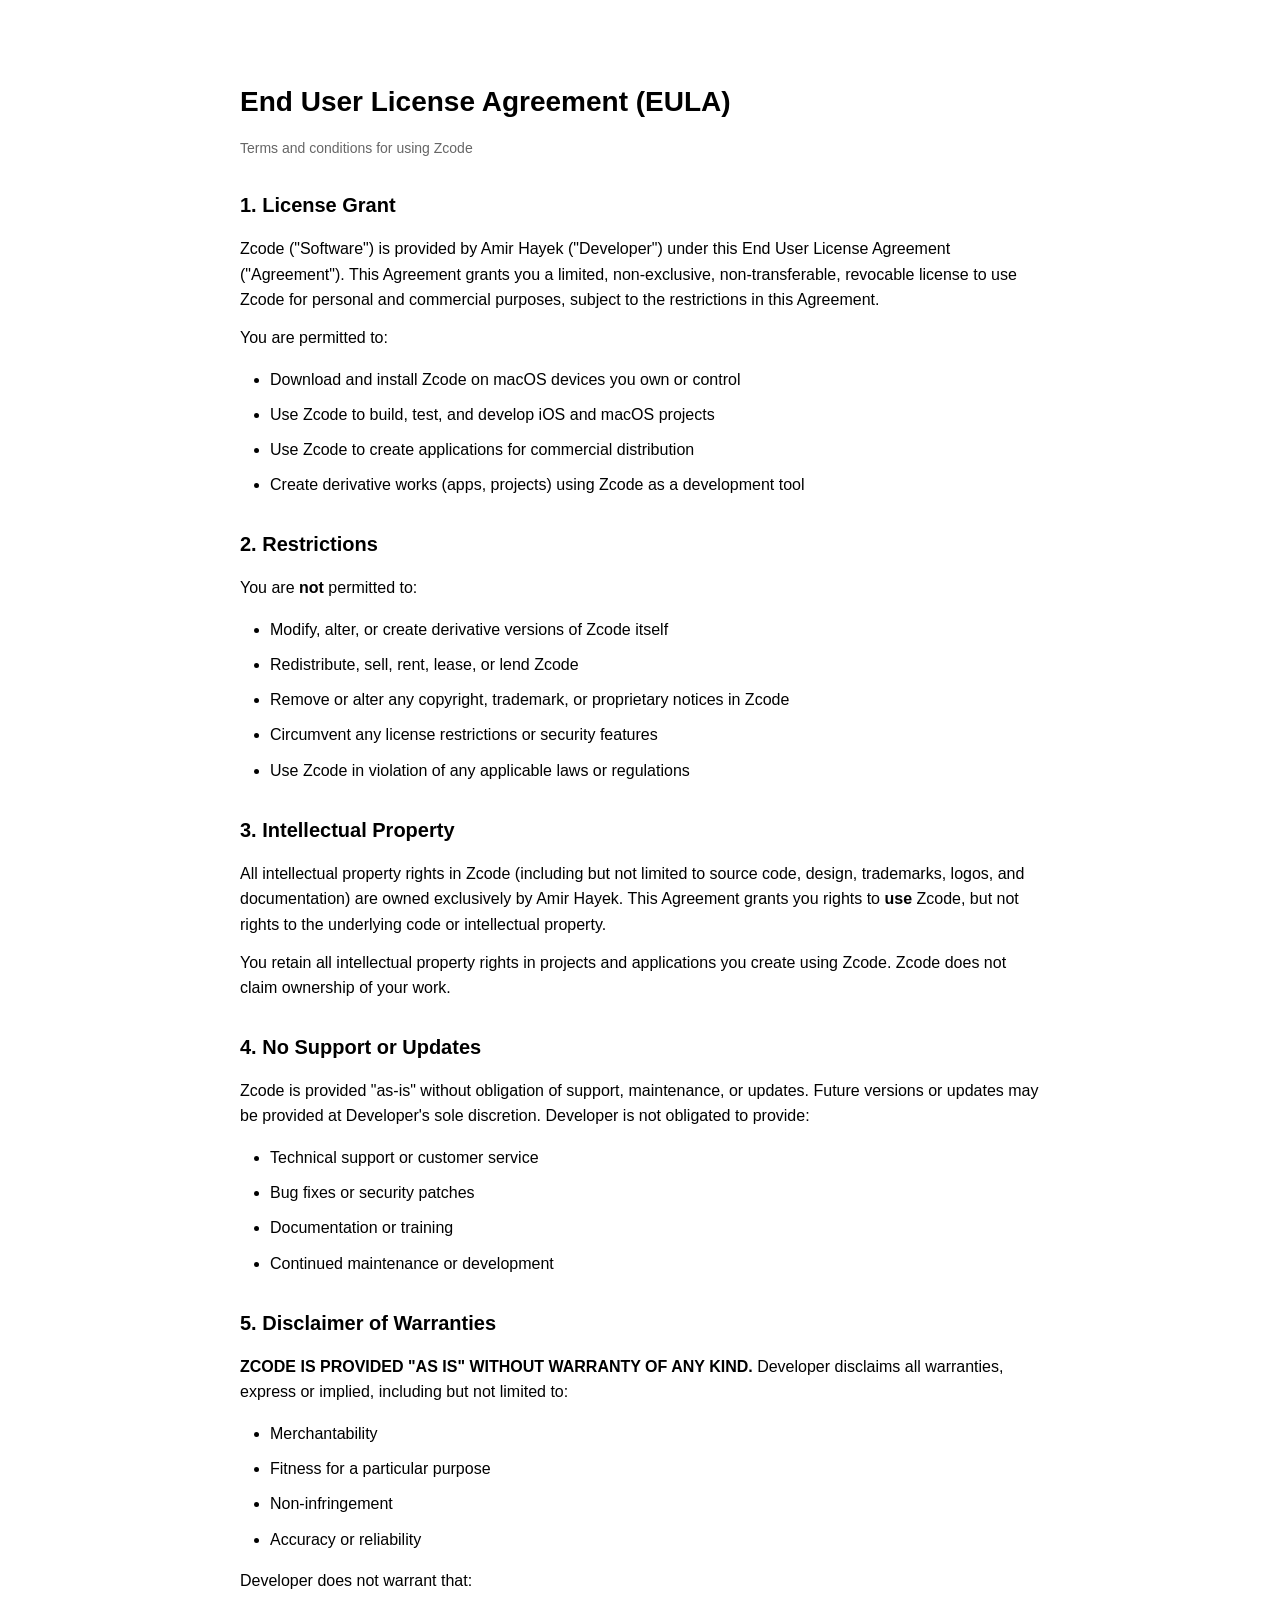
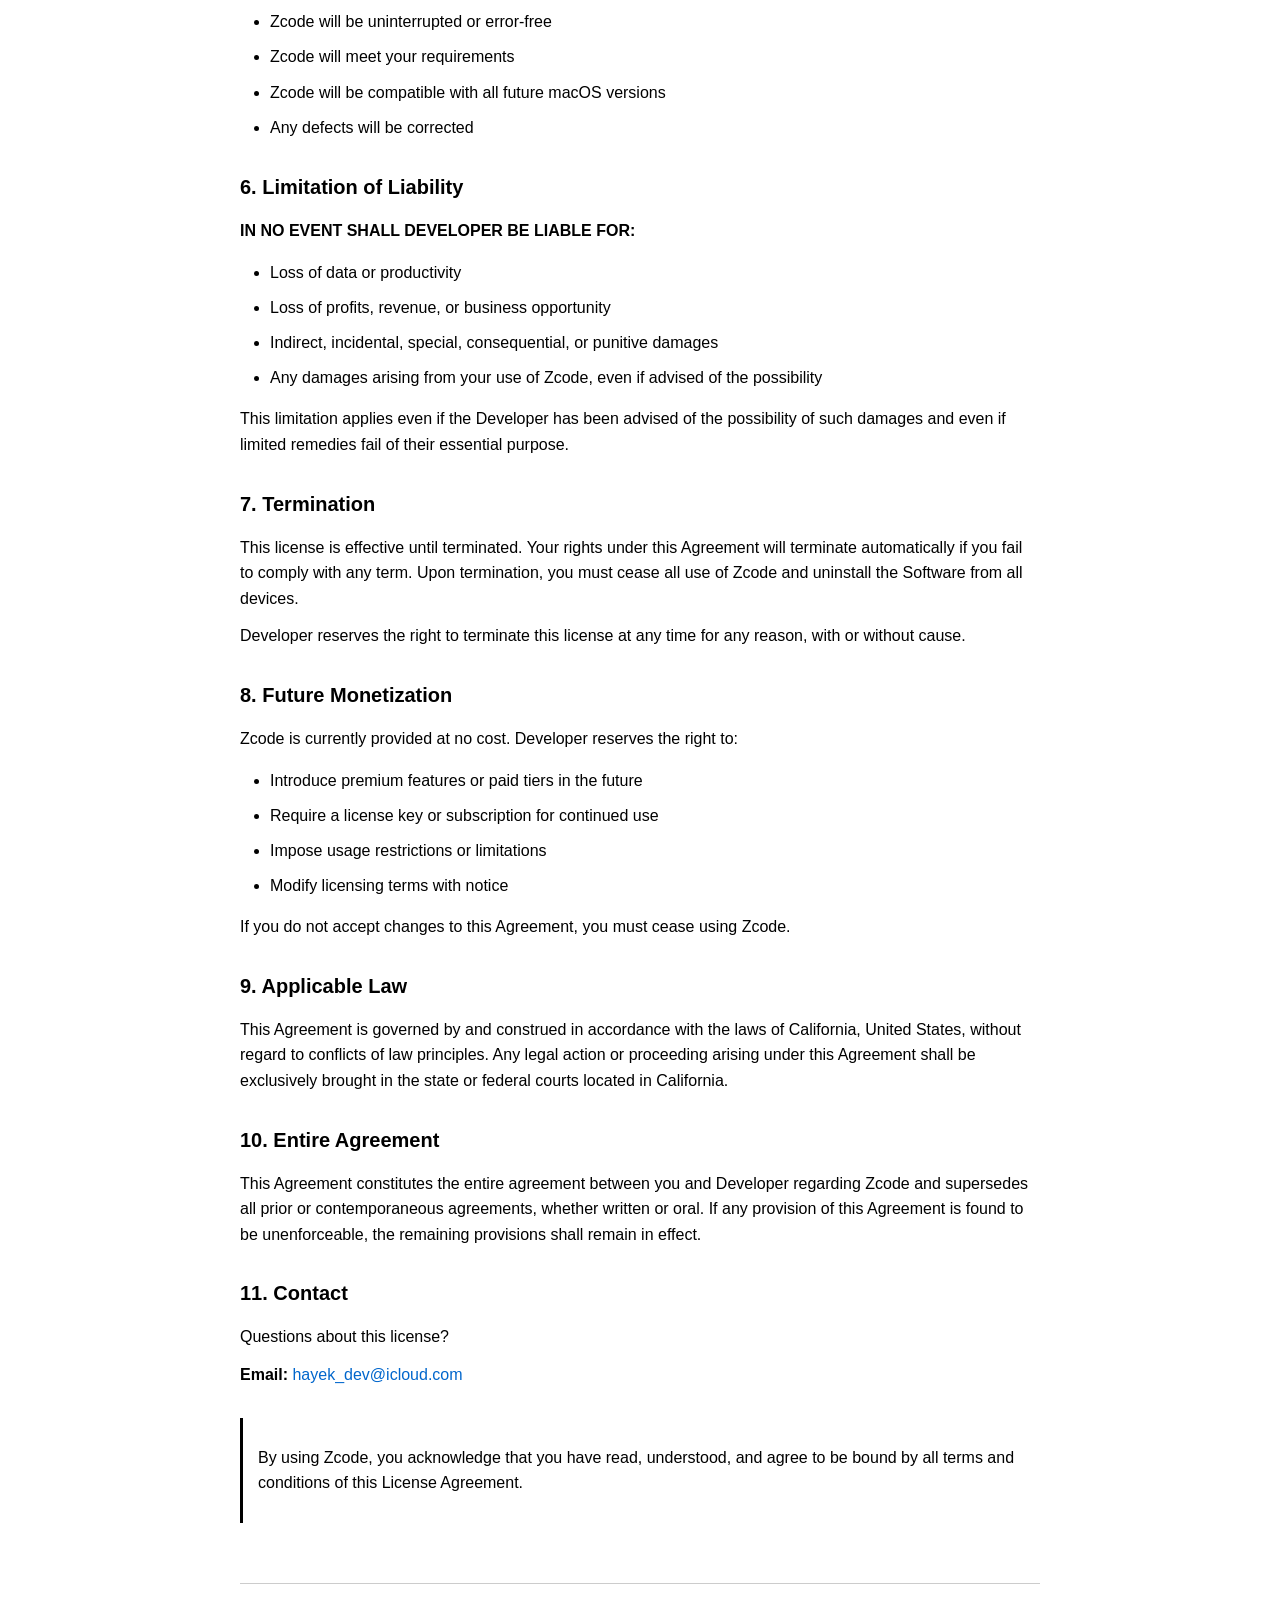
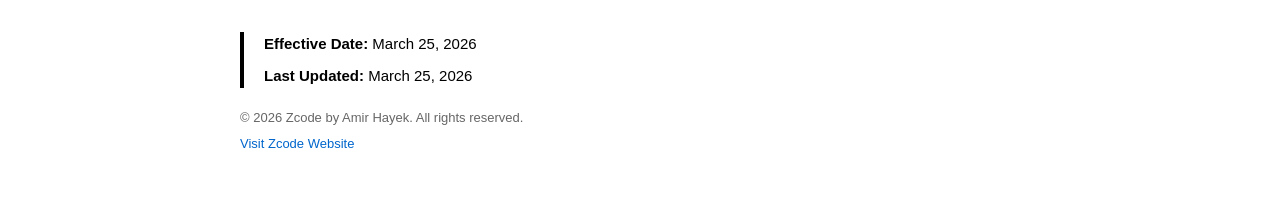
<file: license.html>
<!DOCTYPE html>
<html lang="en">
<head>
    <meta charset="UTF-8">
    <meta name="viewport" content="width=device-width, initial-scale=1.0">
    <meta name="description" content="Zcode End User License Agreement - Terms and conditions for using Zcode.">
    <title>License Agreement - Zcode</title>
    <style>
        body {
            font-family: -apple-system, BlinkMacSystemFont, "Segoe UI", "Helvetica Neue", sans-serif;
            max-width: 800px;
            margin: 0 auto;
            padding: 40px 20px;
            line-height: 1.6;
            color: #000;
            background: #fff;
            font-size: 16px;
        }

        h1 {
            font-size: 28px;
            margin: 40px 0 10px 0;
            font-weight: 600;
        }

        h2 {
            font-size: 20px;
            margin: 30px 0 15px 0;
            font-weight: 600;
        }

        h3 {
            font-size: 16px;
            margin: 20px 0 10px 0;
            font-weight: 600;
        }

        p {
            margin: 12px 0;
        }

        ul, ol {
            margin: 15px 0;
            padding-left: 30px;
        }

        li {
            margin: 8px 0;
            line-height: 1.7;
        }

        a {
            color: #0066cc;
            text-decoration: none;
        }

        a:hover {
            text-decoration: underline;
        }

        .summary-section {
            border-left: 3px solid #000;
            padding: 15px;
            margin-top: 30px;
        }

        footer {
            border-top: 1px solid #ccc;
            padding: 40px 0 20px 0;
            margin-top: 60px;
            font-size: 13px;
            color: #666;
        }

        footer p {
            margin: 5px 0;
        }

        .footer-dates {
            border-left: 4px solid #000;
            padding-left: 20px;
            margin-bottom: 20px;
            font-size: 15px;
        }

        .footer-dates p {
            margin: 8px 0;
            color: #000;
        }

        .footer-dates strong {
            font-weight: 600;
        }
    </style>
</head>
<body>
    <h1>End User License Agreement (EULA)</h1>
    <p style="font-size: 14px; color: #666; margin-bottom: 20px;">Terms and conditions for using Zcode</p>

    <section id="license-grant">
        <h2>1. License Grant</h2>
        <p>Zcode ("Software") is provided by Amir Hayek ("Developer") under this End User License Agreement ("Agreement"). This Agreement grants you a limited, non-exclusive, non-transferable, revocable license to use Zcode for personal and commercial purposes, subject to the restrictions in this Agreement.</p>
        <p>You are permitted to:</p>
        <ul>
            <li>Download and install Zcode on macOS devices you own or control</li>
            <li>Use Zcode to build, test, and develop iOS and macOS projects</li>
            <li>Use Zcode to create applications for commercial distribution</li>
            <li>Create derivative works (apps, projects) using Zcode as a development tool</li>
        </ul>
    </section>

    <section id="restrictions">
        <h2>2. Restrictions</h2>
        <p>You are <strong>not</strong> permitted to:</p>
        <ul>
            <li>Modify, alter, or create derivative versions of Zcode itself</li>
            <li>Redistribute, sell, rent, lease, or lend Zcode</li>
            <li>Remove or alter any copyright, trademark, or proprietary notices in Zcode</li>
            <li>Circumvent any license restrictions or security features</li>
            <li>Use Zcode in violation of any applicable laws or regulations</li>
        </ul>
    </section>

    <section id="intellectual-property">
        <h2>3. Intellectual Property</h2>
        <p>All intellectual property rights in Zcode (including but not limited to source code, design, trademarks, logos, and documentation) are owned exclusively by Amir Hayek. This Agreement grants you rights to <strong>use</strong> Zcode, but not rights to the underlying code or intellectual property.</p>
        <p>You retain all intellectual property rights in projects and applications you create using Zcode. Zcode does not claim ownership of your work.</p>
    </section>

    <section id="support">
        <h2>4. No Support or Updates</h2>
        <p>Zcode is provided "as-is" without obligation of support, maintenance, or updates. Future versions or updates may be provided at Developer's sole discretion. Developer is not obligated to provide:</p>
        <ul>
            <li>Technical support or customer service</li>
            <li>Bug fixes or security patches</li>
            <li>Documentation or training</li>
            <li>Continued maintenance or development</li>
        </ul>
    </section>

    <section id="disclaimer">
        <h2>5. Disclaimer of Warranties</h2>
        <p><strong>ZCODE IS PROVIDED "AS IS" WITHOUT WARRANTY OF ANY KIND.</strong> Developer disclaims all warranties, express or implied, including but not limited to:</p>
        <ul>
            <li>Merchantability</li>
            <li>Fitness for a particular purpose</li>
            <li>Non-infringement</li>
            <li>Accuracy or reliability</li>
        </ul>
        <p>Developer does not warrant that:</p>
        <ul>
            <li>Zcode will be uninterrupted or error-free</li>
            <li>Zcode will meet your requirements</li>
            <li>Zcode will be compatible with all future macOS versions</li>
            <li>Any defects will be corrected</li>
        </ul>
    </section>

    <section id="liability">
        <h2>6. Limitation of Liability</h2>
        <p><strong>IN NO EVENT SHALL DEVELOPER BE LIABLE FOR:</strong></p>
        <ul>
            <li>Loss of data or productivity</li>
            <li>Loss of profits, revenue, or business opportunity</li>
            <li>Indirect, incidental, special, consequential, or punitive damages</li>
            <li>Any damages arising from your use of Zcode, even if advised of the possibility</li>
        </ul>
        <p>This limitation applies even if the Developer has been advised of the possibility of such damages and even if limited remedies fail of their essential purpose.</p>
    </section>

    <section id="termination">
        <h2>7. Termination</h2>
        <p>This license is effective until terminated. Your rights under this Agreement will terminate automatically if you fail to comply with any term. Upon termination, you must cease all use of Zcode and uninstall the Software from all devices.</p>
        <p>Developer reserves the right to terminate this license at any time for any reason, with or without cause.</p>
    </section>

    <section id="monetization">
        <h2>8. Future Monetization</h2>
        <p>Zcode is currently provided at no cost. Developer reserves the right to:</p>
        <ul>
            <li>Introduce premium features or paid tiers in the future</li>
            <li>Require a license key or subscription for continued use</li>
            <li>Impose usage restrictions or limitations</li>
            <li>Modify licensing terms with notice</li>
        </ul>
        <p>If you do not accept changes to this Agreement, you must cease using Zcode.</p>
    </section>

    <section id="law">
        <h2>9. Applicable Law</h2>
        <p>This Agreement is governed by and construed in accordance with the laws of California, United States, without regard to conflicts of law principles. Any legal action or proceeding arising under this Agreement shall be exclusively brought in the state or federal courts located in California.</p>
    </section>

    <section id="entire-agreement">
        <h2>10. Entire Agreement</h2>
        <p>This Agreement constitutes the entire agreement between you and Developer regarding Zcode and supersedes all prior or contemporaneous agreements, whether written or oral. If any provision of this Agreement is found to be unenforceable, the remaining provisions shall remain in effect.</p>
    </section>

    <section id="contact">
        <h2>11. Contact</h2>
        <p>Questions about this license?</p>
        <p><strong>Email:</strong> <a href="mailto:hayek_dev@icloud.com">hayek_dev@icloud.com</a></p>
    </section>

    <div class="summary-section">
        <p>By using Zcode, you acknowledge that you have read, understood, and agree to be bound by all terms and conditions of this License Agreement.</p>
    </div>

    <footer>
        <div class="footer-dates">
            <p><strong>Effective Date:</strong> March 25, 2026</p>
            <p><strong>Last Updated:</strong> March 25, 2026</p>
        </div>
        <p style="margin-top: 20px; font-size: 13px; color: #666;">&copy; 2026 Zcode by Amir Hayek. All rights reserved.</p>
        <p><a href="https://www.zcodeapp.com">Visit Zcode Website</a></p>
    </footer>
</body>
</html>
</file>
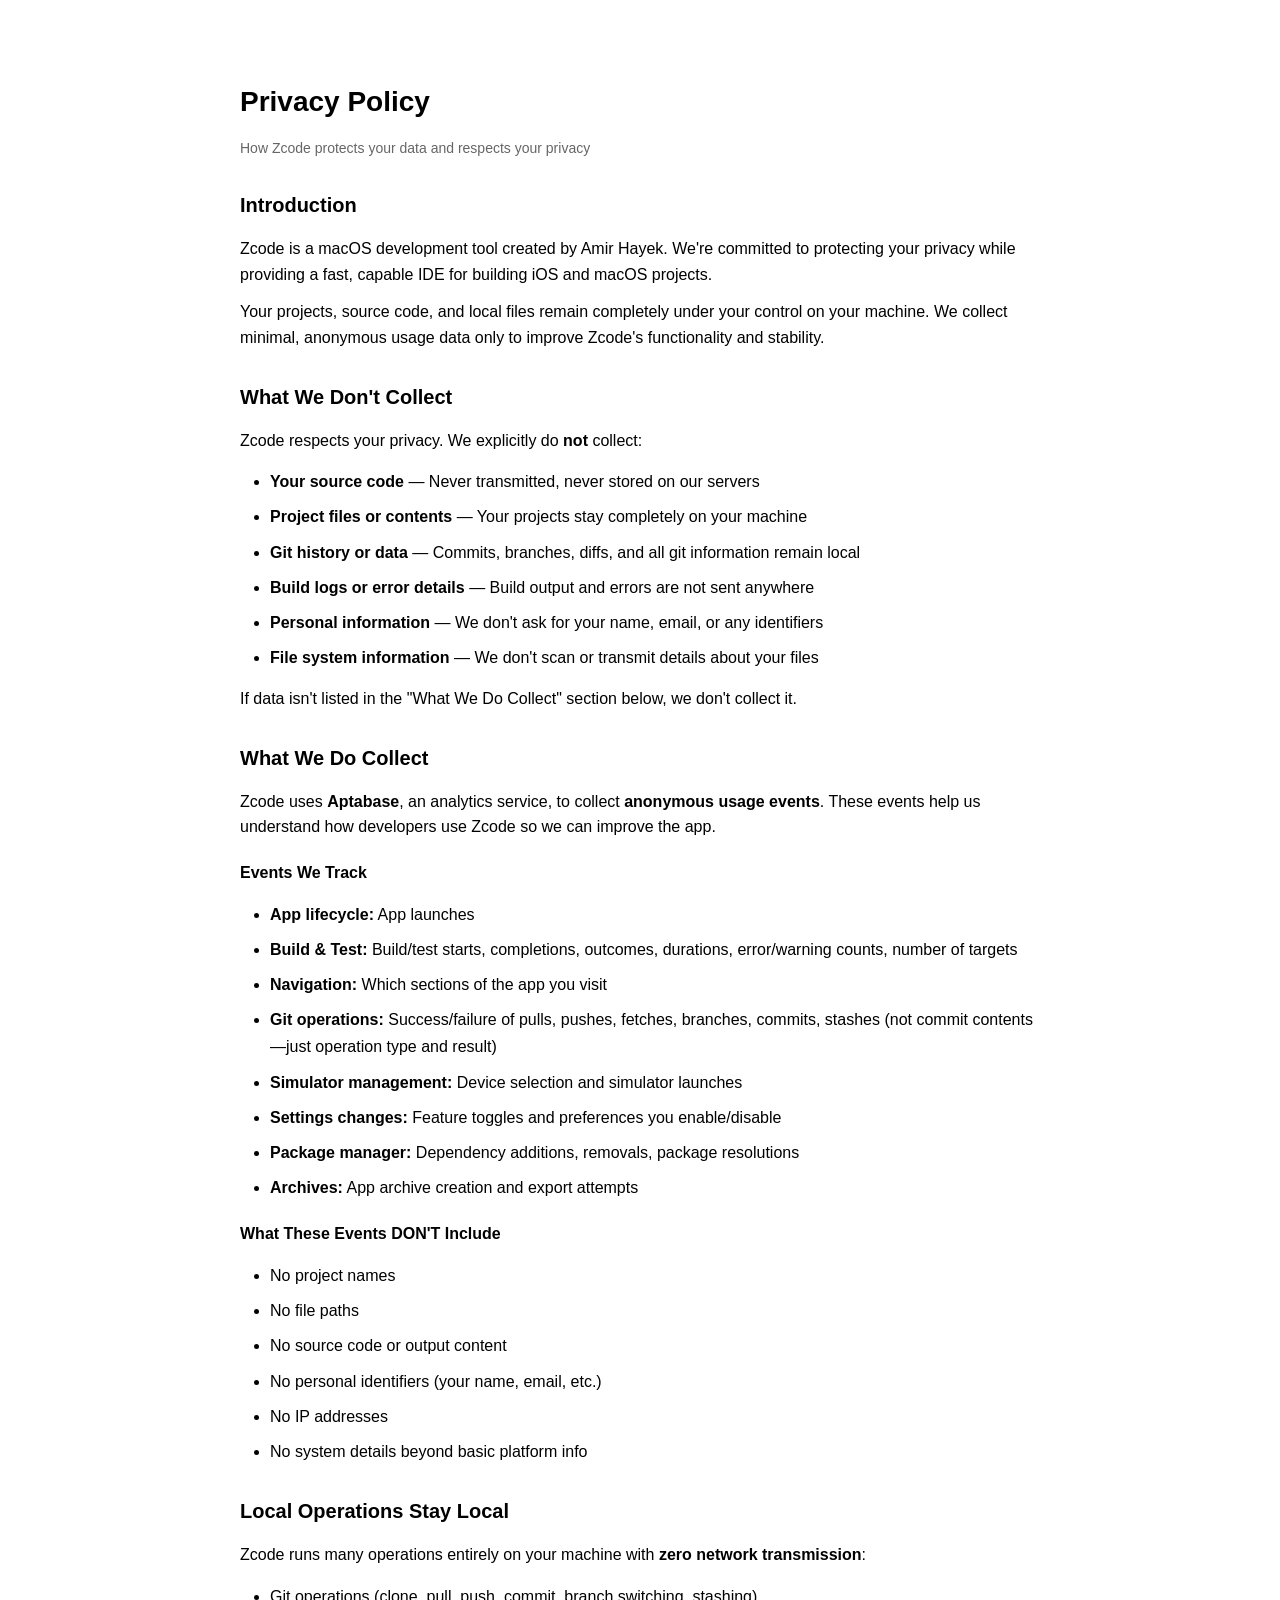
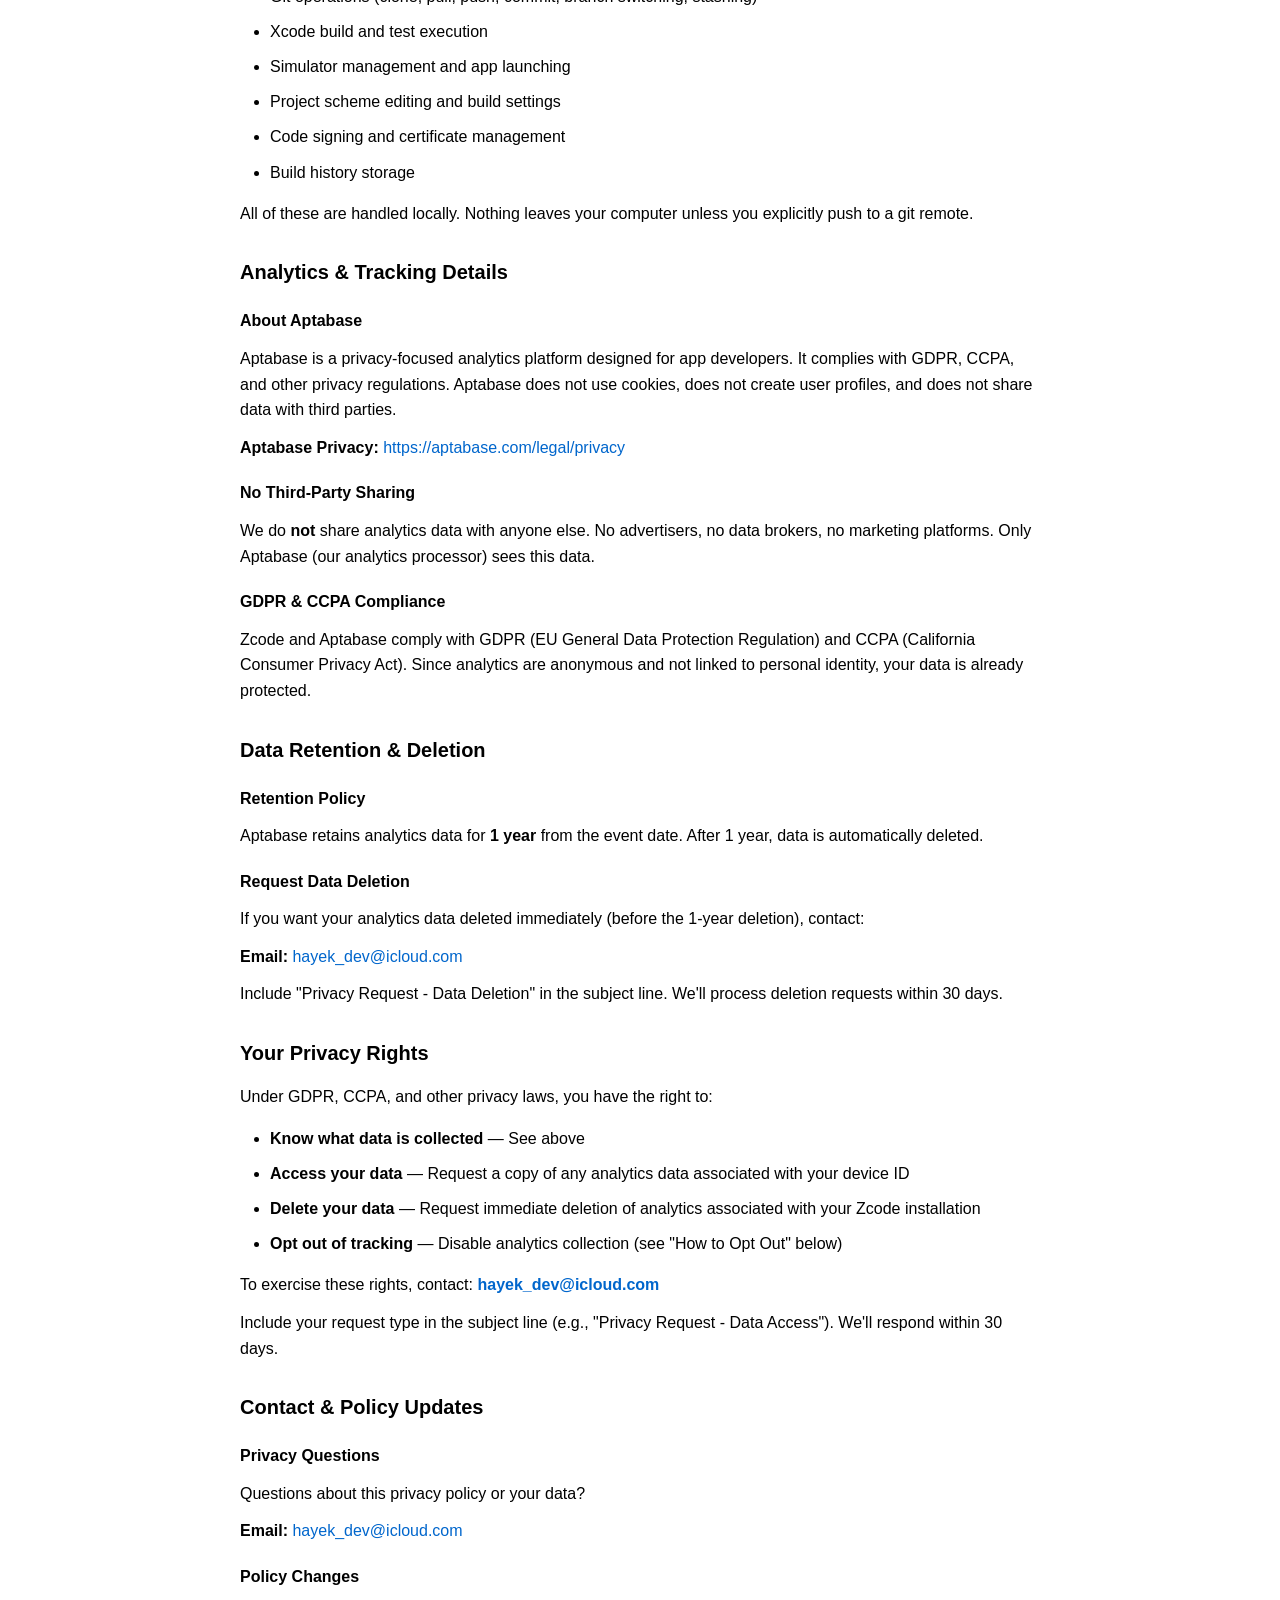
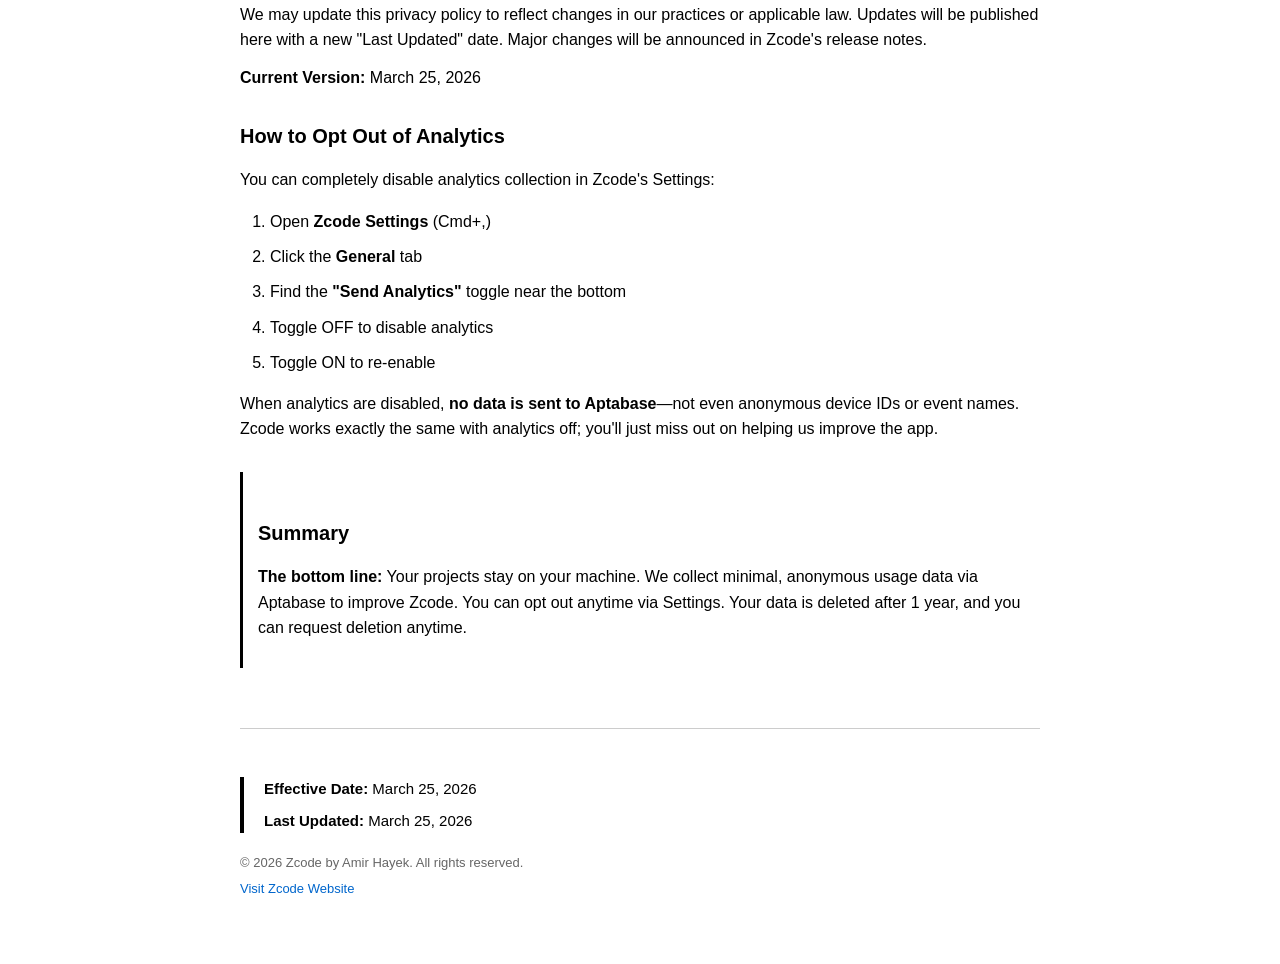
<file: privacy.html>
<!DOCTYPE html>
<html lang="en">
<head>
    <meta charset="UTF-8">
    <meta name="viewport" content="width=device-width, initial-scale=1.0">
    <meta name="description" content="Zcode Privacy Policy - Learn how we protect your data and what analytics we collect.">
    <title>Privacy Policy - Zcode</title>
    <style>
        body {
            font-family: -apple-system, BlinkMacSystemFont, "Segoe UI", "Helvetica Neue", sans-serif;
            max-width: 800px;
            margin: 0 auto;
            padding: 40px 20px;
            line-height: 1.6;
            color: #000;
            background: #fff;
            font-size: 16px;
        }

        h1 {
            font-size: 28px;
            margin: 40px 0 10px 0;
            font-weight: 600;
        }

        h2 {
            font-size: 20px;
            margin: 30px 0 15px 0;
            font-weight: 600;
        }

        h3 {
            font-size: 16px;
            margin: 20px 0 10px 0;
            font-weight: 600;
        }

        p {
            margin: 12px 0;
        }

        ul, ol {
            margin: 15px 0;
            padding-left: 30px;
        }

        li {
            margin: 8px 0;
            line-height: 1.7;
        }

        a {
            color: #0066cc;
            text-decoration: none;
        }

        a:hover {
            text-decoration: underline;
        }

        .summary-section {
            border-left: 3px solid #000;
            padding: 15px;
            margin-top: 30px;
        }

        footer {
            border-top: 1px solid #ccc;
            padding: 40px 0 20px 0;
            margin-top: 60px;
            font-size: 13px;
            color: #666;
        }

        footer p {
            margin: 5px 0;
        }

        .footer-dates {
            border-left: 4px solid #000;
            padding-left: 20px;
            margin-bottom: 20px;
            font-size: 15px;
        }

        .footer-dates p {
            margin: 8px 0;
            color: #000;
        }

        .footer-dates strong {
            font-weight: 600;
        }
    </style>
</head>
<body>
    <h1>Privacy Policy</h1>
    <p style="font-size: 14px; color: #666; margin-bottom: 20px;">How Zcode protects your data and respects your privacy</p>

    <section id="introduction">
        <h2>Introduction</h2>
        <p>Zcode is a macOS development tool created by Amir Hayek. We're committed to protecting your privacy while providing a fast, capable IDE for building iOS and macOS projects.</p>
        <p>Your projects, source code, and local files remain completely under your control on your machine. We collect minimal, anonymous usage data only to improve Zcode's functionality and stability.</p>
    </section>

    <section id="what-we-dont-collect">
        <h2>What We Don't Collect</h2>
        <p>Zcode respects your privacy. We explicitly do <strong>not</strong> collect:</p>
        <ul>
            <li><strong>Your source code</strong> — Never transmitted, never stored on our servers</li>
            <li><strong>Project files or contents</strong> — Your projects stay completely on your machine</li>
            <li><strong>Git history or data</strong> — Commits, branches, diffs, and all git information remain local</li>
            <li><strong>Build logs or error details</strong> — Build output and errors are not sent anywhere</li>
            <li><strong>Personal information</strong> — We don't ask for your name, email, or any identifiers</li>
            <li><strong>File system information</strong> — We don't scan or transmit details about your files</li>
        </ul>
        <p>If data isn't listed in the "What We Do Collect" section below, we don't collect it.</p>
    </section>

    <section id="what-we-do-collect">
        <h2>What We Do Collect</h2>
        <p>Zcode uses <strong>Aptabase</strong>, an analytics service, to collect <strong>anonymous usage events</strong>. These events help us understand how developers use Zcode so we can improve the app.</p>

        <h3>Events We Track</h3>
        <ul>
            <li><strong>App lifecycle:</strong> App launches</li>
            <li><strong>Build & Test:</strong> Build/test starts, completions, outcomes, durations, error/warning counts, number of targets</li>
            <li><strong>Navigation:</strong> Which sections of the app you visit</li>
            <li><strong>Git operations:</strong> Success/failure of pulls, pushes, fetches, branches, commits, stashes (not commit contents—just operation type and result)</li>
            <li><strong>Simulator management:</strong> Device selection and simulator launches</li>
            <li><strong>Settings changes:</strong> Feature toggles and preferences you enable/disable</li>
            <li><strong>Package manager:</strong> Dependency additions, removals, package resolutions</li>
            <li><strong>Archives:</strong> App archive creation and export attempts</li>
        </ul>

        <h3>What These Events DON'T Include</h3>
        <ul>
            <li>No project names</li>
            <li>No file paths</li>
            <li>No source code or output content</li>
            <li>No personal identifiers (your name, email, etc.)</li>
            <li>No IP addresses</li>
            <li>No system details beyond basic platform info</li>
        </ul>
    </section>

    <section id="local-operations">
        <h2>Local Operations Stay Local</h2>
        <p>Zcode runs many operations entirely on your machine with <strong>zero network transmission</strong>:</p>
        <ul>
            <li>Git operations (clone, pull, push, commit, branch switching, stashing)</li>
            <li>Xcode build and test execution</li>
            <li>Simulator management and app launching</li>
            <li>Project scheme editing and build settings</li>
            <li>Code signing and certificate management</li>
            <li>Build history storage</li>
        </ul>
        <p>All of these are handled locally. Nothing leaves your computer unless you explicitly push to a git remote.</p>
    </section>

    <section id="analytics-details">
        <h2>Analytics & Tracking Details</h2>

        <h3>About Aptabase</h3>
        <p>Aptabase is a privacy-focused analytics platform designed for app developers. It complies with GDPR, CCPA, and other privacy regulations. Aptabase does not use cookies, does not create user profiles, and does not share data with third parties.</p>
        <p><strong>Aptabase Privacy:</strong> <a href="https://aptabase.com/legal/privacy" target="_blank">https://aptabase.com/legal/privacy</a></p>

        <h3>No Third-Party Sharing</h3>
        <p>We do <strong>not</strong> share analytics data with anyone else. No advertisers, no data brokers, no marketing platforms. Only Aptabase (our analytics processor) sees this data.</p>

        <h3>GDPR & CCPA Compliance</h3>
        <p>Zcode and Aptabase comply with GDPR (EU General Data Protection Regulation) and CCPA (California Consumer Privacy Act). Since analytics are anonymous and not linked to personal identity, your data is already protected.</p>
    </section>

    <section id="data-retention">
        <h2>Data Retention & Deletion</h2>

        <h3>Retention Policy</h3>
        <p>Aptabase retains analytics data for <strong>1 year</strong> from the event date. After 1 year, data is automatically deleted.</p>

        <h3>Request Data Deletion</h3>
        <p>If you want your analytics data deleted immediately (before the 1-year deletion), contact:</p>
        <p><strong>Email:</strong> <a href="mailto:hayek_dev@icloud.com">hayek_dev@icloud.com</a></p>
        <p>Include "Privacy Request - Data Deletion" in the subject line. We'll process deletion requests within 30 days.</p>
    </section>

    <section id="your-rights">
        <h2>Your Privacy Rights</h2>
        <p>Under GDPR, CCPA, and other privacy laws, you have the right to:</p>
        <ul>
            <li><strong>Know what data is collected</strong> — See above</li>
            <li><strong>Access your data</strong> — Request a copy of any analytics data associated with your device ID</li>
            <li><strong>Delete your data</strong> — Request immediate deletion of analytics associated with your Zcode installation</li>
            <li><strong>Opt out of tracking</strong> — Disable analytics collection (see "How to Opt Out" below)</li>
        </ul>
        <p>To exercise these rights, contact: <strong><a href="mailto:hayek_dev@icloud.com">hayek_dev@icloud.com</a></strong></p>
        <p>Include your request type in the subject line (e.g., "Privacy Request - Data Access"). We'll respond within 30 days.</p>
    </section>

    <section id="contact-updates">
        <h2>Contact & Policy Updates</h2>

        <h3>Privacy Questions</h3>
        <p>Questions about this privacy policy or your data?</p>
        <p><strong>Email:</strong> <a href="mailto:hayek_dev@icloud.com">hayek_dev@icloud.com</a></p>

        <h3>Policy Changes</h3>
        <p>We may update this privacy policy to reflect changes in our practices or applicable law. Updates will be published here with a new "Last Updated" date. Major changes will be announced in Zcode's release notes.</p>
        <p><strong>Current Version:</strong> March 25, 2026</p>
    </section>

    <section id="opt-out">
        <h2>How to Opt Out of Analytics</h2>
        <p>You can completely disable analytics collection in Zcode's Settings:</p>
        <ol>
            <li>Open <strong>Zcode Settings</strong> (Cmd+,)</li>
            <li>Click the <strong>General</strong> tab</li>
            <li>Find the <strong>"Send Analytics"</strong> toggle near the bottom</li>
            <li>Toggle OFF to disable analytics</li>
            <li>Toggle ON to re-enable</li>
        </ol>
        <p>When analytics are disabled, <strong>no data is sent to Aptabase</strong>—not even anonymous device IDs or event names. Zcode works exactly the same with analytics off; you'll just miss out on helping us improve the app.</p>
    </section>

    <div class="summary-section">
        <h2>Summary</h2>
        <p><strong>The bottom line:</strong> Your projects stay on your machine. We collect minimal, anonymous usage data via Aptabase to improve Zcode. You can opt out anytime via Settings. Your data is deleted after 1 year, and you can request deletion anytime.</p>
    </div>

    <footer>
        <div class="footer-dates">
            <p><strong>Effective Date:</strong> March 25, 2026</p>
            <p><strong>Last Updated:</strong> March 25, 2026</p>
        </div>
        <p style="margin-top: 20px; font-size: 13px; color: #666;">&copy; 2026 Zcode by Amir Hayek. All rights reserved.</p>
        <p><a href="https://www.zcodeapp.com">Visit Zcode Website</a></p>
    </footer>
</body>
</html>
</file>
<file: styles.css>
/* Light theme (default) - Paper & Ink */
:root {
    --bg-color: #ffffff;
    --bg-secondary: #f2f2f7;
    --primary-color: #000000;
    --secondary-color: #8e8e93;
    --card-bg: rgba(0, 0, 0, 0.03);
    --card-bg-center: rgba(255, 255, 255, 0.8);
    --card-bg-edge: rgba(0, 0, 0, 0.08);
    --border-color: rgba(0, 0, 0, 0.1);
    --hover-bg: rgba(0, 0, 0, 0.05);
}

/* Dark theme colors - White ink on black paper */
.dark-theme {
    --bg-color: #000000;
    --bg-secondary: #1c1c1e;
    --primary-color: #ffffff;
    --secondary-color: #8e8e93;
    --card-bg: rgba(255, 255, 255, 0.08);
    --card-bg-center: rgba(255, 255, 255, 0.08);
    --card-bg-edge: rgba(255, 255, 255, 0.08);
    --border-color: rgba(255, 255, 255, 0.1);
    --hover-bg: rgba(255, 255, 255, 0.12);
}

/* System theme - follows OS preference */
@media (prefers-color-scheme: dark) {
    :root:not(.light-theme):not(.dark-theme) {
        --bg-color: #000000;
        --bg-secondary: #1c1c1e;
        --primary-color: #ffffff;
        --secondary-color: #8e8e93;
        --card-bg: rgba(255, 255, 255, 0.08);
        --card-bg-center: rgba(255, 255, 255, 0.08);
        --card-bg-edge: rgba(255, 255, 255, 0.08);
        --border-color: rgba(255, 255, 255, 0.1);
        --hover-bg: rgba(255, 255, 255, 0.12);
    }
}

* {
    margin: 0;
    padding: 0;
    box-sizing: border-box;
}

body {
    font-family: -apple-system, BlinkMacSystemFont, 'Segoe UI', 'Helvetica Neue', sans-serif;
    background-color: var(--bg-color);
    color: var(--primary-color);
    line-height: 1.7;
    font-weight: 400;
    transition: background-color 0.4s ease, color 0.4s ease;
}

h1, h2, h3 {
    font-family: -apple-system, BlinkMacSystemFont, 'Segoe UI', 'Helvetica Neue', sans-serif;
    font-weight: 700;
    letter-spacing: -0.02em;
}

.container {
    max-width: 1000px;
    margin: 0 auto;
    padding: 0 20px;
}

@media (max-width: 1023px) {
    .container {
        padding: 0 16px;
    }
}

@media (max-width: 480px) {
    .container {
        padding: 0 16px;
    }
}

@media (max-width: 480px) {
    .container {
        padding: 0 16px;
    }
}

/* Utility: Base image styling */
.image-card {
    width: 100%;
    object-fit: cover;
    border-radius: 20px;
    border: 1px solid var(--border-color);
    display: block;
    margin-bottom: 20px;
}

@media (max-width: 480px) {
    .image-card {
        border-radius: 16px;
        margin-bottom: 16px;
    }
}

/* Theme Switcher */
.theme-switcher {
    display: flex;
    gap: 4px;
    padding: 4px;
    margin-top: 16px;
    justify-content: flex-end;
    transition: opacity 0.3s ease, transform 0.3s ease;
    opacity: 1;
    transform: translateY(0);
}

.theme-switcher.hidden {
    opacity: 0;
    transform: translateY(-10px);
    pointer-events: none;
}

.theme-switcher-bottom {
    display: flex;
    gap: 4px;
    padding: 4px;
}

.theme-button {
    width: 20px;
    height: 20px;
    border: none;
    background: transparent;
    cursor: pointer;
    border-radius: 50%;
    display: flex;
    align-items: center;
    justify-content: center;
    transition: all 0.2s ease;
    color: var(--primary-color);
    opacity: 0.4;
    min-height: auto;
    min-width: auto;
}

.theme-button:hover {
    opacity: 0.7;
    background-color: var(--hover-bg);
}

.theme-button.active {
    opacity: 0.8;
    background-color: var(--primary-color);
    color: var(--bg-color);
}

.theme-button svg {
    width: 12px;
    height: 12px;
}

/* Navigation Bar */
.navbar {
    position: sticky;
    top: 0;
    background: transparent;
    z-index: 100;
    padding: 4px 20px;
    opacity: 1;
    transform: translateY(0);
    transition: opacity 0.3s ease, transform 0.3s ease;
    pointer-events: auto;
}

.navbar.visible {
    opacity: 1;
    transform: translateY(0);
    pointer-events: auto;
}

.navbar-content {
    display: flex;
    align-items: center;
    gap: 32px;
    background: transparent;
    padding: 3px 0 3px 20px;
    border-radius: 999px;
    border: 1px solid transparent;
    backdrop-filter: none;
    transition: background 0.3s ease, border-color 0.3s ease, backdrop-filter 0.3s ease;
}

.navbar.visible .navbar-content {
    background: rgba(255, 255, 255, 0.65);
    border: 1px solid var(--border-color);
    backdrop-filter: blur(10px);
}

.dark-theme .navbar.visible .navbar-content {
    background: rgba(0, 0, 0, 0.65);
}

@media (prefers-color-scheme: dark) {
    :root:not(.light-theme):not(.dark-theme) .navbar.visible .navbar-content {
        background: rgba(0, 0, 0, 0.65);
    }
}

.navbar-left {
    display: flex;
    align-items: center;
    gap: 24px;
}

.navbar-center {
    display: flex;
    align-items: center;
    gap: 32px;
}

.navbar-icon {
    width: 24px;
    height: 24px;
    border-radius: 6px;
    object-fit: contain;
}

.navbar-logo {
    font-size: 15px;
    font-weight: 400;
    color: var(--primary-color);
    background: transparent;
    border: none;
    cursor: pointer;
    padding: 0;
    margin: 0;
    transition: opacity 0.2s ease;
    white-space: nowrap;
}

.navbar-logo:hover {
    opacity: 0.6;
}

.navbar-link {
    color: var(--primary-color);
    text-decoration: none;
    font-size: 15px;
    font-weight: 400;
    transition: opacity 0.2s ease;
    white-space: nowrap;
}

.navbar-link:hover {
    opacity: 0.6;
}

.navbar-download {
    display: flex;
    align-items: center;
    justify-content: center;
    width: 130px;
    height: auto;
    cursor: pointer;
    transition: opacity 0.2s ease;
    flex-shrink: 0;
    margin-left: auto;
    padding-right: 5px;
}

.navbar-download:hover {
    opacity: 0.85;
}

.navbar-download svg {
    width: 100%;
    height: auto;
}

@media (max-width: 1023px) {
    .navbar {
        padding: 3px 16px;
    }

    .navbar-content {
        gap: 20px;
        padding: 2px 12px;
    }

    .navbar-center {
        gap: 16px;
    }

    .navbar-download {
        width: 120px;
    }
}

@media (max-width: 480px) {
    .navbar {
        padding: 8px 8px;
    }

    .navbar-content {
        gap: 6px;
        padding: 8px 3px;
    }

    .navbar-left {
        gap: 12px;
    }

    .navbar-icon {
        margin-left: 8px;
    }

    .navbar-center {
        display: none;
    }

    .navbar-logo {
        font-size: 12px;
        padding-left: 8px;
    }

    .navbar-link {
        font-size: 11px;
    }

    .navbar-download {
        width: 80px;
        min-height: 56px;
    }

    .navbar-download svg {
        height: 100%;
    }
}

@media (max-width: 480px) {
    .navbar {
        display: none;
    }

    .navbar-content {
        gap: 8px;
        flex-wrap: wrap;
    }

    .navbar-center {
        order: 3;
        width: 100%;
        gap: 8px;
        justify-content: center;
        margin-top: 4px;
    }

    .navbar-link {
        font-size: 12px;
        padding: 8px 12px;
    }

    .navbar-download {
        width: 80px;
        font-size: 12px;
    }

    .navbar-logo {
        font-size: 13px;
    }
}

/* Hide theme switcher on mobile */
@media (max-width: 480px) {
    .theme-switcher {
        display: none;
    }
}

/* Top Download Button */
.hero-intro {
    position: relative;
}

.download-button-top {
    position: absolute;
    top: 20px;
    right: max(20px, calc(50% - 510px));
    display: inline-block;
    width: 130px;
    height: auto;
    cursor: pointer;
    transition: opacity 0.2s ease;
}

.download-button-top:hover {
    opacity: 0.85;
}

.download-button-top svg {
    width: 100%;
    height: auto;
}

@media (max-width: 480px) {
    .download-button-top {
        top: 15px;
        right: 15px;
        width: 180px;
    }
}

/* Hero Intro Section */
.hero-intro {
    padding: 40px 0 0;
}

@media (max-width: 480px) {
    .hero-intro {
        padding: 50px 0 0;
    }
}

@media (max-width: 480px) {
    .hero-intro {
        padding: 45px 0 0;
    }
}

.hero-intro-content {
    display: flex;
    flex-direction: column;
    align-items: center;
    gap: 20px;
    text-align: center;
}

.hero-icon-wrapper {
    display: flex;
    justify-content: center;
    width: 100%;
    position: relative;
}

.hero-icon-wrapper::before {
    content: '';
    position: absolute;
    inset: -30px;
    background: radial-gradient(circle, rgba(0, 0, 0, 0.15) 0%, rgba(0, 0, 0, 0) 70%);
    border-radius: 50%;
    filter: blur(40px);
    pointer-events: none;
    z-index: 0;
}

.dark-theme .hero-icon-wrapper::before {
    background: radial-gradient(circle, rgba(255, 255, 255, 0.15) 0%, rgba(255, 255, 255, 0) 70%);
}

@media (prefers-color-scheme: dark) {
    :root:not(.light-theme):not(.dark-theme) .hero-icon-wrapper::before {
        background: radial-gradient(circle, rgba(255, 255, 255, 0.15) 0%, rgba(255, 255, 255, 0) 70%);
    }
}

.hero-icon {
    width: 70px;
    height: 70px;
    border-radius: 18px;
    object-fit: cover;
    position: relative;
    z-index: 1;
    box-shadow: 0 0 40px rgba(0, 0, 0, 0.15), 0 0 80px rgba(0, 0, 0, 0.08);
    border: none;
    padding: 0;
    margin: 0;
    outline: none;
    display: block;
}

.dark-theme .hero-icon {
    box-shadow: 0 0 40px rgba(255, 255, 255, 0.15), 0 0 80px rgba(255, 255, 255, 0.08);
}

@media (prefers-color-scheme: dark) {
    :root:not(.light-theme):not(.dark-theme) .hero-icon {
        box-shadow: 0 0 40px rgba(255, 255, 255, 0.15), 0 0 80px rgba(255, 255, 255, 0.08);
    }
}

@media (max-width: 480px) {
    .hero-icon {
        width: 56px;
        height: 56px;
    }
}

@media (max-width: 480px) {
    .hero-icon {
        width: 52px;
        height: 52px;
    }
}

.hero-title-row {
    position: relative;
    display: flex;
    align-items: center;
    justify-content: center;
}

.hero-intro-title {
    font-size: clamp(32px, 9vw, 60px);
    margin: 0;
    line-height: 1.1;
    font-weight: 600;
}

.hero-intro-subtitle {
    font-size: clamp(14px, 3.5vw, 18px);
    opacity: 0.85;
    color: var(--primary-color);
    margin: 0 0 20px 0;
    line-height: 1.5;
    white-space: nowrap;
    font-weight: 500;
}

@media (max-width: 480px) {
    .hero-intro-subtitle {
        margin-bottom: 30px;
    }
}

/* CTA Section */
.cta-section {
    padding: 40px 0 80px;
}

@media (max-width: 480px) {
    .cta-section {
        padding: 30px 0 40px;
    }
}

.cta-content {
    display: flex;
    flex-direction: column;
    align-items: center;
    gap: 48px;
    text-align: center;
}

@media (max-width: 480px) {
    .cta-content {
        gap: 32px;
    }
}

.cta-headline {
    font-size: clamp(36px, 5vw, 56px);
    font-weight: 700;
    line-height: 1.15;
    margin: 0;
    letter-spacing: -0.02em;
}

@media (max-width: 480px) {
    .cta-headline {
        font-size: clamp(28px, 8vw, 48px);
    }
}

.cta-button {
    display: inline-flex;
    align-items: center;
    justify-content: center;
    background-color: var(--primary-color);
    color: var(--bg-color);
    padding: 16px 56px;
    border-radius: 999px;
    text-decoration: none;
    font-size: 18px;
    font-weight: 600;
    border: none;
    cursor: pointer;
    box-shadow: 0 8px 24px rgba(0, 0, 0, 0.12);
    position: relative;
    overflow: hidden;
}

.dark-theme .cta-button {
    box-shadow: 0 8px 24px rgba(255, 255, 255, 0.12);
}

.dark-theme .cta-button:hover {
    box-shadow: 0 12px 32px rgba(255, 255, 255, 0.18);
}

@media (prefers-color-scheme: dark) {
    :root:not(.light-theme):not(.dark-theme) .cta-button {
        box-shadow: 0 8px 24px rgba(255, 255, 255, 0.12);
    }

    :root:not(.light-theme):not(.dark-theme) .cta-button:hover {
        box-shadow: 0 12px 32px rgba(255, 255, 255, 0.18);
    }
}

@media (max-width: 480px) {
    .cta-button {
        padding: 14px 44px;
        font-size: 16px;
    }
}

.cta-caption {
    font-size: 13px;
    color: var(--secondary-color);
    margin: 0;
    font-weight: 400;
    letter-spacing: -0.01em;
}

@media (max-width: 480px) {
    .cta-caption {
        font-size: 12px;
    }
}

/* Card Sections */
.section {
    padding: 60px 0;
}

.section-reduced-spacing {
    padding-top: 0;
}

@media (max-width: 480px) {
    .section {
        padding: 40px 0;
    }

    .section-reduced-spacing {
        padding-top: 0;
    }
}

@media (max-width: 480px) {
    .section {
        padding: 32px 0;
    }
}

#features {
    padding-top: 0;
}

#faq {
    padding-top: 0;
}

.section-title {
    font-size: clamp(36px, 5vw, 56px);
    text-align: center;
    margin-bottom: 60px;
}

@media (max-width: 480px) {
    .section-title {
        margin-bottom: 35px;
    }
}

@media (max-width: 480px) {
    .section-title {
        margin-bottom: 25px;
        font-size: clamp(28px, 8vw, 48px);
    }
}

.card {
    background: radial-gradient(ellipse at center, var(--card-bg-center) 0%, var(--card-bg-center) 50%, var(--card-bg-edge) 100%);
    border-radius: 30px;
    padding: 24px;
    margin-bottom: 40px;
    backdrop-filter: blur(10px);
    transition: background 0.4s ease-in-out;
    position: relative;
}

@media (max-width: 480px) {
    .card {
        padding: 20px 16px;
        margin-bottom: 24px;
        border-radius: 24px;
    }
}

@media (max-width: 480px) {
    .card {
        padding: 16px 14px;
        margin-bottom: 20px;
        border-radius: 20px;
    }
}

/* Highlights Section */
.highlights-section {
    padding: 0 0 80px;
}

@media (max-width: 480px) {
    .highlights-section {
        padding: 0 0 40px;
    }

    .main-screenshot-wrapper {
        margin-bottom: 30px;
    }
}

@media (max-width: 480px) {
    .highlights-section {
        padding: 0 0 32px;
    }

    .main-screenshot-wrapper {
        margin-bottom: 24px;
    }
}

/* Main Screenshot */
.main-screenshot-wrapper {
    margin-bottom: 50px;
}

.main-screenshot {
    width: 100%;
    aspect-ratio: 2122 / 1156;
    background: var(--card-bg);
    border-radius: 30px;
    display: flex;
    align-items: center;
    justify-content: center;
    border: 1px solid var(--border-color);
    overflow: hidden;
    position: relative;
}

.screenshot-image {
    width: 100%;
    height: 100%;
    object-fit: cover;
    display: block;
    opacity: 0;
    transition: opacity 0.5s ease-in-out;
    position: absolute;
}

.screenshot-image.active {
    opacity: 1;
}

@media (max-width: 480px) {
    .main-screenshot {
        border-radius: 20px;
        aspect-ratio: 2122 / 1156;
    }
}

@media (max-width: 480px) {
    .main-screenshot {
        border-radius: 16px;
        aspect-ratio: 1080 / 600;
    }
}

/* Feature Tabs */
.feature-tabs-wrapper {
    display: flex;
    justify-content: center;
    margin-bottom: 16px;
    overflow-x: auto;
    -webkit-overflow-scrolling: touch;
}

.feature-tabs {
    display: flex;
    gap: 0;
    background: var(--card-bg);
    padding: 4px;
    border-radius: 999px;
    border: 1px solid var(--border-color);
    position: relative;
}

.feature-tabs::before {
    content: '';
    position: absolute;
    top: 4px;
    left: var(--indicator-left, 4px);
    width: var(--indicator-width, 0px);
    height: calc(100% - 8px);
    background: var(--primary-color);
    border-radius: 999px;
    transition: all 0.3s ease;
    z-index: 0;
    pointer-events: none;
}

.feature-tab {
    padding: 8px 18px;
    border-radius: 999px;
    border: none;
    background: transparent;
    color: var(--primary-color);
    font-size: 15px;
    font-weight: 400;
    cursor: pointer;
    transition: color 0.3s ease;
    white-space: nowrap;
    position: relative;
    z-index: 1;
}

.feature-tab:hover {
    opacity: 0.7;
}

.feature-tab.active {
    color: var(--bg-color);
}

@media (max-width: 480px) {
    .feature-tab {
        padding: 8px 16px;
        font-size: 14px;
        min-height: 36px;
        display: flex;
        align-items: center;
    }

    .feature-tabs-wrapper {
        padding: 0 0 8px 0;
    }
}

@media (max-width: 480px) {
    .feature-tab {
        padding: 7px 12px;
        font-size: 13px;
        min-height: 32px;
    }

    .feature-tabs {
        padding: 3px;
    }
}

/* Feature Description */
.feature-description {
    text-align: center;
    max-width: 900px;
    margin: 0 auto;
}

.feature-description-text {
    font-size: clamp(16px, 2vw, 18px);
    line-height: 1.6;
    color: var(--secondary-color);
    margin: 0;
    opacity: 0;
    transition: opacity 0.3s ease-in-out;
}

.feature-description-text.active {
    opacity: 1;
}

.feature-description-text strong {
    color: var(--primary-color);
    font-weight: 600;
}

/* MCP Cards Row */
.card-row-mcp {
    display: grid;
    grid-template-columns: 2fr 1fr;
    gap: 20px;
    margin-bottom: 20px;
}

@media (max-width: 480px) {
    .card-row-mcp {
        grid-template-columns: 1fr;
    }
}

.mcp-card {
    display: flex;
    flex-direction: column;
    margin-bottom: 0;
}

.mcp-placeholder {
    width: 100%;
    aspect-ratio: 16 / 9;
    background: var(--card-bg);
    border-radius: 20px;
    display: flex;
    align-items: center;
    justify-content: center;
    border: 1px solid var(--border-color);
    margin-bottom: 20px;
}

.mcp-image-large {
    aspect-ratio: 520 / 300;
}

.mcp-image {
    aspect-ratio: 260 / 330;
}

@media (max-width: 480px) {
    .mcp-image {
        max-width: 200px;
    }
}

.mcp-text {
    font-size: clamp(14px, 2vw, 16px);
    line-height: 1.6;
    color: var(--primary-color);
    margin: 0;
}

@media (max-width: 480px) {
    .mcp-text {
        font-size: 13px;
        line-height: 1.4;
    }
}

.mcp-text strong {
    font-weight: 600;
}

/* MCP Flip Card */
.mcp-flip-card {
    padding: 0;
    position: relative;
    min-height: 400px;
}

@media (max-width: 480px) {
    .mcp-flip-card {
        min-height: 200px;
    }
}

@media (max-width: 480px) {
    .mcp-flip-card {
        min-height: 140px;
    }
}

.mcp-flip-container {
    position: relative;
    width: 100%;
    height: 100%;
}

.mcp-flip-front,
.mcp-flip-back {
    width: 100%;
    height: 100%;
    transition: opacity 0.4s ease, visibility 0.4s ease;
    padding: 24px;
    display: flex;
    flex-direction: column;
    justify-content: flex-end;
}

@media (max-width: 480px) {
    .mcp-flip-front,
    .mcp-flip-back {
        flex-direction: row-reverse;
        align-items: flex-end;
        gap: 12px;
    }
}

@media (max-width: 480px) {
    .mcp-flip-front,
    .mcp-flip-back {
        padding: 16px;
        gap: 8px;
    }
}

.mcp-flip-front {
    opacity: 1;
    visibility: visible;
}

.mcp-flip-back {
    position: absolute;
    top: 0;
    left: 0;
    opacity: 0;
    visibility: hidden;
    background: var(--primary-color);
    color: var(--bg-color);
    border-radius: 30px;
    display: flex;
    flex-direction: column;
    justify-content: flex-end;
    align-items: flex-start;
}

.mcp-flip-card.flipped .mcp-flip-front {
    opacity: 0;
    visibility: hidden;
}

.mcp-flip-card.flipped .mcp-flip-back {
    opacity: 1;
    visibility: visible;
}

.mcp-image-container {
    position: relative;
    margin-bottom: 20px;
}

@media (max-width: 480px) {
    .mcp-image-container {
        margin-bottom: 0;
        flex-shrink: 0;
    }
}

.mcp-flip-button {
    position: absolute;
    width: 36px;
    height: 36px;
    border-radius: 50%;
    border: none;
    background: var(--bg-secondary);
    color: var(--primary-color);
    cursor: pointer;
    display: flex;
    align-items: center;
    justify-content: center;
    z-index: 10;
    top: 12px;
    right: 12px;
    min-height: 44px;
    min-width: 44px;
}

@media (max-width: 480px) {
    .mcp-flip-button {
        width: 32px;
        height: 32px;
        min-height: 40px;
        min-width: 40px;
        top: 8px;
        right: 8px;
    }
}


.mcp-flip-button-back {
    position: absolute;
    width: 32px;
    height: 32px;
    border-radius: 50%;
    background: var(--bg-color) !important;
    border: none;
    color: var(--primary-color) !important;
    display: flex;
    align-items: center;
    justify-content: center;
    top: 24px;
    right: 24px;
}

.mcp-flip-button-back:hover {
    background: var(--bg-color) !important;
    color: var(--primary-color) !important;
}

.mcp-flip-button-back:active,
.mcp-flip-button-back:focus {
    background: var(--bg-color) !important;
    color: var(--primary-color) !important;
    outline: none !important;
}

.mcp-flip-icon {
    width: 28px;
    height: 28px;
}

.mcp-flip-icon-back {
    font-size: 28px;
    font-weight: 300;
    line-height: 1;
    display: block;
}

.mcp-back-icon {
    width: 56px;
    height: 56px;
    color: #34c759;
    margin-bottom: 24px;
    display: block;
}

.mcp-text-back {
    font-size: clamp(14px, 2vw, 16px);
    line-height: 1.6;
    color: var(--bg-color);
    margin: 0;
    font-weight: 400;
}

/* Full Width Card */
.card-full-width {
    display: flex;
    flex-direction: column;
    margin-bottom: 20px;
}

.card-layout-horizontal {
    flex-direction: row;
    align-items: stretch;
    gap: 20px;
}

.card-text-content {
    width: clamp(35%, calc(35% + (1200px - 100vw) / 720px * 30%), 65%);
    display: flex;
    align-items: flex-end;
    padding-right: clamp(0px, calc(20px - (1200px - 100vw) / 720px * 20px), 20px);
}

.card-layout-horizontal .card-title-text {
    font-size: clamp(14px, 2vw, 16px);
    line-height: 1.6;
    color: var(--primary-color);
    margin: 0;
    font-weight: 400;
}

.card-layout-horizontal .card-title-text strong {
    font-weight: 600;
}

.card-flow-image {
    width: 65%;
    aspect-ratio: 2122 / 1156;
}

.skill-marketplace-image {
    width: 65%;
    aspect-ratio: 2000 / 1591;
}

@media (max-width: 480px) {
    .card-layout-horizontal:has(.skill-marketplace-image) {
        flex-direction: column-reverse;
    }

    .card-layout-horizontal:has(.skill-marketplace-image) .card-text-content {
        width: 100%;
    }

    .skill-marketplace-image {
        width: 100%;
    }
}

.scheduled-sessions-image {
    width: 65%;
    aspect-ratio: 1460 / 950;
}

@media (max-width: 480px) {
    .card-layout-horizontal:has(.scheduled-sessions-image) {
        flex-direction: column;
    }

    .card-layout-horizontal:has(.scheduled-sessions-image) .card-text-content {
        width: 100%;
        padding-right: 0;
    }

    .scheduled-sessions-image {
        width: 100%;
    }
}

.projects-background {
    position: relative;
    overflow: hidden;
    padding: 0;
    aspect-ratio: 1924 / 784;
}

.projects-video {
    position: absolute;
    top: 0;
    right: 0;
    width: 100%;
    height: 100%;
    object-fit: cover;
    z-index: 0;
}

.projects-background .card-text-content {
    position: relative;
    z-index: 1;
    padding: clamp(15px, calc(40px - (1200px - 100vw) / 720px * 25px), 40px);
}

.projects-background .card-title-text {
    color: #ffffff;
}

@media (max-width: 480px) {
    .projects-background .card-title-text {
        font-size: clamp(12px, calc(14px - (480px - 100vw) / 180px * 2px), 14px);
    }

    .card-layout-horizontal {
        gap: 16px;
    }

    .card-layout-horizontal:has(.card-flow-image) {
        flex-direction: column-reverse;
    }

    .card-layout-horizontal:has(.card-flow-image) .card-text-content {
        width: 100%;
    }

    .card-layout-horizontal .card-title-text {
        width: 100%;
        padding-right: 0;
        margin-bottom: 0;
        margin-top: 0;
    }

    .card-layout-horizontal .card-screenshot-placeholder {
        width: 35%;
    }

    .card-flow-image {
        width: 100%;
    }
}

.card-screenshot-placeholder {
    width: 100%;
    aspect-ratio: 2122 / 1156;
    background: var(--card-bg);
    border-radius: 20px;
    display: flex;
    align-items: center;
    justify-content: center;
    border: 1px solid var(--border-color);
    margin-bottom: 20px;
}

.card-title-text {
    font-size: clamp(16px, 2vw, 18px);
    line-height: 1.6;
    color: var(--primary-color);
    margin: 0;
    font-weight: 500;
}

.card-title-text-mobile {
    display: none;
}

@media (max-width: 480px) {
    .card-title-text-desktop {
        display: none;
    }

    .card-title-text-mobile {
        display: block;
    }
}

/* Feature Row with 3/4 and 1/4 */
.card-row-feature {
    display: grid;
    grid-template-columns: 3fr 1fr;
    gap: 20px;
    margin-bottom: 20px;
}

@media (max-width: 480px) {
    .card-row-feature {
        grid-template-columns: 1fr;
    }
}

/* Feature Placeholder Cards */
.card-row-2-2 {
    display: grid;
    grid-template-columns: repeat(2, 1fr);
    gap: 20px;
    margin-bottom: 20px;
}

.card-row-spaced {
    margin-top: 20px;
}

@media (max-width: 480px) {
    .card-row-2-2 {
        grid-template-columns: 1fr;
    }
}

.feature-placeholder-card {
    min-height: 300px;
    display: flex;
    flex-direction: column;
    justify-content: center;
    align-items: center;
    margin-bottom: 0;
}

.feature-card-with-text {
    min-height: auto;
    justify-content: flex-start;
    gap: 10px;
}

.feature-card-text {
    font-size: clamp(14px, 2vw, 16px);
    line-height: 1.6;
    color: var(--primary-color);
    margin: 0;
    font-weight: 400;
}

.feature-card-text strong {
    font-weight: 600;
}

.feature-card-with-icon {
    min-height: 300px;
    justify-content: space-between;
    align-items: center;
    gap: 0;
    flex-direction: column;
}

.feature-card-icon {
    width: 56px;
    height: 56px;
    margin-bottom: 24px;
    display: block;
}

.dark-theme .feature-card-icon {
    filter: invert(1);
}

@media (prefers-color-scheme: dark) {
    :root:not(.light-theme):not(.dark-theme) .feature-card-icon {
        filter: invert(1);
    }
}

.shortcut-keys {
    display: flex;
    align-items: center;
    justify-content: center;
    gap: 12px;
    flex: 1;
}

.shortcut-key-icon {
    width: 32px;
    height: 32px;
    display: block;
}

@media (max-width: 480px) {
    .shortcut-key-icon {
        width: 28px;
        height: 28px;
    }
}

.dark-theme .shortcut-key-icon {
    filter: invert(1);
}

@media (prefers-color-scheme: dark) {
    :root:not(.light-theme):not(.dark-theme) .shortcut-key-icon {
        filter: invert(1);
    }
}

.shortcut-letter {
    color: var(--primary-color);
    font-size: 32px;
    font-weight: 400;
}

.feature-placeholder {
    width: 100%;
    height: 100%;
    background: var(--card-bg);
    border-radius: 20px;
    display: flex;
    align-items: center;
    justify-content: center;
    border: 1px solid var(--border-color);
}

.feature-image {
    height: 100%;
}

.card-row-square-images .feature-image {
    aspect-ratio: 1 / 1;
    width: 100%;
    height: auto;
}

/* AI Showcase - example prompts for the Zcode Skill / local API */
.ai-showcase {
    background: var(--bg-secondary);
    padding: 100px 0 80px;
    margin-bottom: 80px;
    transition: background-color 0.4s ease;
}

.ai-container {
    max-width: 1200px;
    margin: 0 auto;
    padding: 0 20px;
    text-align: center;
}

.ai-title {
    font-size: clamp(36px, 5vw, 56px);
    line-height: 1.1;
    margin-bottom: 20px;
}

.ai-lead {
    font-size: clamp(17px, 2.2vw, 20px);
    line-height: 1.6;
    color: var(--secondary-color);
    max-width: 720px;
    margin: 0 auto 56px;
}

.ai-stage {
    touch-action: pan-y;
}

/* Slides are stacked in one grid cell, so the stage is as tall as the longest one and
   nothing below it jumps when the example changes. */
.ai-stack {
    display: grid;
}

.ai-stack > * {
    grid-area: 1 / 1;
    opacity: 0;
    transform: translateY(8px);
    visibility: hidden;
    transition: opacity 0.3s ease, transform 0.3s ease, visibility 0s linear 0.3s;
}

.ai-stack > .is-active {
    opacity: 1;
    transform: none;
    visibility: visible;
    transition: opacity 0.45s ease 0.22s, transform 0.45s ease 0.22s, visibility 0s;
}

/* Prompt card */
.ai-card {
    background: var(--bg-color);
    border: 1px solid var(--border-color);
    border-radius: 28px;
    box-shadow: 0 30px 60px -30px rgba(0, 0, 0, 0.25);
    text-align: left;
    overflow: hidden;
    transition: background-color 0.4s ease;
}

.ai-card-header {
    display: flex;
    align-items: center;
    gap: 14px;
    padding: 14px 20px;
    border-bottom: 1px solid var(--border-color);
    font-size: 13px;
    color: var(--secondary-color);
}

.ai-window-dots {
    display: flex;
    gap: 7px;
}

.ai-window-dots i {
    width: 11px;
    height: 11px;
    border-radius: 50%;
    background: var(--border-color);
}

.ai-card-title {
    flex: 1;
    font-weight: 500;
}

.ai-card-badge {
    padding: 3px 10px;
    border-radius: 999px;
    border: 1px solid var(--border-color);
    font-size: 12px;
    font-weight: 500;
    white-space: nowrap;
}

.ai-card-badge::before {
    content: '';
    display: inline-block;
    width: 6px;
    height: 6px;
    border-radius: 50%;
    background: #34c759;
    margin-right: 6px;
    vertical-align: 1px;
}

.ai-prompts {
    padding: 40px 48px 48px;
}

.ai-prompt {
    position: relative;
    padding-left: 1.5em;
    font-family: ui-monospace, 'SF Mono', SFMono-Regular, Menlo, monospace;
    font-size: clamp(18px, 2.2vw, 26px);
    line-height: 1.6;
    font-weight: 500;
    letter-spacing: -0.01em;
    color: var(--primary-color);
}

.ai-prompt::before {
    content: '>';
    position: absolute;
    left: 0;
    color: var(--secondary-color);
}

/* The important words of each prompt. Without script (or before it runs) the whole
   phrase is highlighted; once script.js splits the prompt into characters, each typed
   character carries the highlight, so it grows as the phrase is typed. */
.ai-k {
    color: inherit;
    font-weight: 700;
    background: color-mix(in srgb, var(--primary-color) 14%, transparent);
    border-radius: 6px;
}

.ai-showcase.has-typing .ai-k {
    background: none;
}

/* Typing: one span per character. Untyped characters are transparent, so every prompt
   keeps its full size and the card never changes height while it types. */
.ai-showcase.has-typing .ai-ch {
    color: transparent;
}

.ai-showcase.has-typing .ai-ch.is-typed {
    color: inherit;
}

.ai-showcase.has-typing .ai-k .ai-ch.is-typed {
    background: color-mix(in srgb, var(--primary-color) 14%, transparent);
}

.ai-showcase.has-typing .ai-k .ai-ch:first-child {
    border-radius: 6px 0 0 6px;
}

.ai-showcase.has-typing .ai-k .ai-ch:last-child {
    border-radius: 0 6px 6px 0;
}

/* Block cursor on the next character cell, like a terminal; it blinks once typing ends. */
.ai-showcase.has-typing .ai-ch.is-caret {
    background: color-mix(in srgb, var(--primary-color) 70%, transparent);
    border-radius: 2px;
}

.ai-showcase.has-typing .ai-prompt.is-done .ai-ch.is-caret {
    animation: ai-cursor-blink 1.1s steps(1) infinite;
}

@keyframes ai-cursor-blink {
    50% { background: transparent; }
}

.ai-sr-only {
    position: absolute;
    width: 1px;
    height: 1px;
    overflow: hidden;
    clip-path: inset(50%);
    white-space: nowrap;
}

/* Detail under the card */
.ai-details {
    margin-top: 32px;
}

.ai-desc code,
.ai-footnote code {
    font-family: ui-monospace, 'SF Mono', Menlo, monospace;
    font-size: 0.86em;
}

.ai-desc {
    max-width: 760px;
    margin: 0 auto;
    font-size: clamp(16px, 2vw, 18px);
    line-height: 1.6;
    color: var(--secondary-color);
}

.ai-desc strong {
    color: var(--primary-color);
    font-weight: 600;
}

/* Pagination dots; the active one stretches into a pill that fills while it's shown */
.ai-dots {
    display: flex;
    justify-content: center;
    gap: 2px;
    margin-top: 36px;
}

.ai-dot {
    padding: 10px 5px;
    border: none;
    background: transparent;
    cursor: pointer;
}

.ai-dot-track {
    display: block;
    position: relative;
    width: 8px;
    height: 8px;
    border-radius: 999px;
    background: var(--primary-color);
    opacity: 0.22;
    overflow: hidden;
    transition: width 0.35s ease, opacity 0.35s ease;
}

.ai-dot:hover .ai-dot-track {
    opacity: 0.45;
}

.ai-dot:focus-visible {
    outline: none;
}

.ai-dot:focus-visible .ai-dot-track {
    box-shadow: 0 0 0 3px var(--bg-secondary), 0 0 0 5px var(--primary-color);
}

.ai-dot[aria-current="true"] .ai-dot-track {
    width: 32px;
    opacity: 1;
    background: color-mix(in srgb, var(--primary-color) 22%, transparent);
}

.ai-dot-fill {
    position: absolute;
    inset: 0;
    border-radius: inherit;
    background: var(--primary-color);
    transform: scaleX(0);
    transform-origin: left;
}

.ai-footnote {
    margin-top: 28px;
    font-size: 14px;
    color: var(--secondary-color);
}

.ai-footnote a {
    color: var(--primary-color);
    text-decoration: none;
    font-weight: 500;
}

.ai-footnote a:hover {
    text-decoration: underline;
}

.ai-footnote sup a {
    color: inherit;
}

@media (max-width: 1023px) {
    .ai-container {
        padding: 0 16px;
    }

    .ai-prompts {
        padding: 32px 32px 36px;
    }
}

@media (max-width: 480px) {
    .ai-showcase {
        padding: 56px 0 48px;
        margin-bottom: 40px;
    }

    .ai-title {
        font-size: clamp(28px, 8vw, 48px);
    }

    .ai-lead {
        margin-bottom: 32px;
    }

    .ai-card {
        border-radius: 20px;
    }

    .ai-card-header {
        padding: 12px 14px;
    }

    .ai-card-title {
        overflow: hidden;
        text-overflow: ellipsis;
        white-space: nowrap;
    }

    .ai-prompts {
        padding: 22px 20px 26px;
    }

    .ai-prompt {
        font-size: 16px;
    }

    .ai-details {
        margin-top: 24px;
    }

    .ai-desc {
        font-size: 15px;
    }

    .ai-dots {
        margin-top: 24px;
    }

    .ai-dot {
        padding: 10px 4px;
    }
}

@media (prefers-reduced-motion: reduce) {
    .ai-stack > *,
    .ai-stack > .is-active {
        transform: none;
        transition: opacity 0.2s ease, visibility 0s;
    }

    .ai-showcase.has-typing .ai-prompt.is-done .ai-ch.is-caret {
        animation: none;
    }
}

/* Hero Image Section */
.hero-image-section {
    margin-top: 80px;
    margin-bottom: 0;
    text-align: center;
}

.hero-section-image {
    width: 100%;
    max-width: 1200px;
    height: auto;
    margin: 0 auto 0;
    display: block;
    border-radius: 0;
}

.hero-section-text {
    font-size: clamp(18px, 2.5vw, 20px);
    line-height: 1.6;
    color: var(--secondary-color);
    max-width: 700px;
    margin: 0 auto 60px auto;
}

/* Features Grid */
.features-subtitle {
    font-size: clamp(18px, 4vw, 28px);
    font-weight: 600;
    color: var(--primary-color);
    margin: 60px 0 40px 0;
    line-height: 1.2;
}

@media (max-width: 480px) {
    .features-subtitle {
        margin: 40px 0 28px 0;
    }
}

.features-grid {
    display: grid;
    grid-template-columns: repeat(3, 1fr);
    gap: 40px 60px;
    margin-bottom: 20px;
}

@media (max-width: 480px) {
    .features-grid {
        grid-template-columns: repeat(2, 1fr);
        gap: 28px 20px;
    }
}

@media (max-width: 480px) {
    .features-grid {
        grid-template-columns: 1fr;
        gap: 24px 16px;
    }
}

.feature-item {
    text-align: left;
}

.feature-item-title {
    font-size: clamp(16px, 2vw, 18px);
    font-weight: 600;
    color: var(--primary-color);
    margin: 0 0 12px 0;
    line-height: 1.2;
}

.feature-item-text {
    font-size: clamp(14px, 1.5vw, 16px);
    color: var(--secondary-color);
    margin: 0;
    line-height: 1.5;
}

/* App Showcase Cards: a full-width row that scrolls by itself. script.js repeats the cards
   once so the loop is seamless; the track moves left by exactly one set. */
.apps-marquee {
    width: 100%;
    overflow: hidden;
    padding: 10px 0 30px;
    -webkit-mask-image: linear-gradient(to right, transparent, #000 8%, #000 92%, transparent);
    mask-image: linear-gradient(to right, transparent, #000 8%, #000 92%, transparent);
}

.apps-marquee-track {
    display: flex;
    width: max-content;
}

.apps-marquee.is-looping .apps-marquee-track {
    animation: apps-marquee var(--marquee-duration, 40s) linear infinite;
}

.apps-marquee:hover .apps-marquee-track,
.apps-marquee:focus-within .apps-marquee-track {
    animation-play-state: paused;
}

@keyframes apps-marquee {
    from { transform: translateX(0); }
    to { transform: translateX(-50%); }
}

/* Spacing as a margin, not a flex gap, so the two sets measure exactly half the track. */
.apps-marquee .app-showcase-card {
    margin: 0 20px 0 0;
}

@media (max-width: 480px) {
    .apps-marquee .app-showcase-card {
        margin-right: 12px;
    }
}

/* No motion: the row stays put and scrolls by hand instead. */
@media (prefers-reduced-motion: reduce) {
    .apps-marquee {
        overflow-x: auto;
        -webkit-mask-image: none;
        mask-image: none;
        padding-left: 20px;
    }
}

.app-showcase-card {
    display: flex !important;
    flex-direction: column !important;
    align-items: flex-start !important;
    justify-content: flex-end !important;
    text-align: left !important;
    padding: 24px 16px !important;
    text-decoration: none !important;
    transition: transform 0.2s ease, box-shadow 0.2s ease;
    width: 220px;
    height: 220px;
    flex-shrink: 0;
    aspect-ratio: 1 / 1;
    color: inherit;
}


.app-card-icon {
    width: 130px;
    height: 130px;
    border-radius: 32px;
    margin: auto auto 20px auto;
    display: block;
}

@media (max-width: 480px) {
    .app-card-icon {
        width: 100px;
        height: 100px;
        border-radius: 24px;
        margin: auto auto 16px auto;
    }
}
    position: relative;
    z-index: 1;
}

.app-showcase-card::before {
    content: '';
    position: absolute;
    top: 35%;
    left: 50%;
    transform: translate(-50%, -50%);
    width: 150px;
    height: 150px;
    background: radial-gradient(circle, rgba(0, 0, 0, 0.4) 0%, rgba(0, 0, 0, 0) 70%);
    border-radius: 50%;
    filter: blur(40px);
    pointer-events: none;
    z-index: 0;
}

.dark-theme .app-showcase-card::before {
    background: radial-gradient(circle, rgba(255, 255, 255, 0.4) 0%, rgba(255, 255, 255, 0) 70%);
}

@media (prefers-color-scheme: dark) {
    :root:not(.light-theme):not(.dark-theme) .app-showcase-card::before {
        background: radial-gradient(circle, rgba(255, 255, 255, 0.4) 0%, rgba(255, 255, 255, 0) 70%);
    }
}

.app-card-title {
    font-size: clamp(13px, 2.2vw, 15px);
    font-weight: 600;
    margin-top: auto;
    margin-bottom: 6px;
    margin-left: 0;
    margin-right: 0;
    line-height: 1.2;
}

.app-card-subtitle {
    font-size: clamp(12px, 1.8vw, 13px);
    margin: 0;
    line-height: 1.4;
    opacity: 0.9;
}

@media (max-width: 480px) {
    .app-card-title {
        font-size: 13px;
        margin-bottom: 4px;
    }

    .app-card-subtitle {
        font-size: 12px;
    }
}

.app-visit-link {
    font-size: 12px;
    font-weight: 500;
    text-decoration: none;
    color: inherit;
    opacity: 0.5;
    transition: opacity 0.2s ease, text-decoration 0.2s ease;
    margin-top: 16px;
    align-self: flex-end;
}

.app-showcase-card:hover .app-visit-link,
.app-visit-link:hover {
    text-decoration: underline;
    opacity: 1;
}


@media (max-width: 480px) {
    .card-row-thirds {
        grid-template-columns: 1fr;
    }
}

.app-showcase-card {
    min-height: 300px;
    display: flex;
    flex-direction: column;
    justify-content: center;
    align-items: center;
    margin-bottom: 0;
}

.app-showcase-placeholder {
    width: 100%;
    height: 100%;
    background: var(--card-bg);
    border-radius: 20px;
    display: flex;
    align-items: center;
    justify-content: center;
    border: 1px solid var(--border-color);
}

/* Placeholder Text */
.placeholder-text {
    color: var(--secondary-color);
    font-size: 16px;
    font-weight: 500;
}

/* FAQ Section - Apple-style Accordion */
.faq-accordion {
    max-width: 800px;
    margin: 0 auto;
}

.faq-item {
    border-bottom: 1px solid var(--border-color);
}

.faq-item:first-child {
    border-top: 1px solid var(--border-color);
}

.faq-question {
    display: flex;
    justify-content: space-between;
    align-items: center;
    padding: 24px 0;
    cursor: pointer;
    list-style: none;
    font-family: -apple-system, BlinkMacSystemFont, 'Segoe UI', 'Helvetica Neue', sans-serif;
    font-size: 17px;
    font-weight: 600;
    color: var(--primary-color);
    transition: color 0.2s ease;
}

.faq-question::-webkit-details-marker {
    display: none;
}

.faq-question::marker {
    display: none;
    content: '';
}

.faq-icon {
    position: relative;
    width: 20px;
    height: 20px;
    flex-shrink: 0;
    margin-left: 20px;
    transition: transform 0.3s ease;
}

.faq-icon::after {
    content: '';
    position: absolute;
    width: 10px;
    height: 10px;
    border-right: 2px solid var(--primary-color);
    border-bottom: 2px solid var(--primary-color);
    top: 50%;
    left: 50%;
    transform: translate(-50%, -70%) rotate(45deg);
}

.faq-item[open] .faq-icon {
    transform: scaleY(-1);
}

.faq-answer {
    display: grid;
    grid-template-rows: 0fr;
    transition: grid-template-rows 0.3s ease-out;
    overflow: hidden;
}

.faq-item[open] .faq-answer {
    grid-template-rows: 1fr;
}

.faq-answer-inner {
    overflow: hidden;
    padding-bottom: 0;
    transition: padding-bottom 0.3s ease-out;
}

.faq-item[open] .faq-answer-inner {
    padding-bottom: 24px;
}

.faq-answer p {
    font-family: -apple-system, BlinkMacSystemFont, 'Segoe UI', 'Helvetica Neue', sans-serif;
    font-size: 15px;
    line-height: 1.6;
    color: var(--primary-color);
    margin: 0;
    opacity: 0;
    transform: translateY(-8px);
    transition: opacity 0.25s ease-out 0.05s, transform 0.25s ease-out 0.05s;
}

.faq-item[open] .faq-answer p {
    opacity: 1;
    transform: translateY(0);
}

/* Closing animation */
.faq-item.closing .faq-answer {
    grid-template-rows: 0fr;
}

.faq-item.closing .faq-answer-inner {
    padding-bottom: 0;
}

.faq-item.closing .faq-answer p {
    opacity: 0;
    transform: translateY(-8px);
    transition: opacity 0.15s ease-out, transform 0.15s ease-out;
}

.faq-item.closing .faq-icon {
    transform: scaleY(1);
}

@media (max-width: 480px) {
    .faq-question {
        padding: 20px 0;
        font-size: 16px;
        min-height: 48px;
        display: flex;
        align-items: center;
    }

    .faq-item[open] .faq-answer-inner {
        padding-bottom: 20px;
    }

    .faq-answer p {
        font-size: 14px;
    }
}

@media (max-width: 480px) {
    .faq-question {
        padding: 16px 0;
        font-size: 15px;
        min-height: 44px;
    }

    .faq-item[open] .faq-answer-inner {
        padding-bottom: 16px;
    }

    .faq-answer p {
        font-size: 13px;
        line-height: 1.5;
    }

    .faq-accordion {
        max-width: 100%;
    }
}

/* Footnotes */
.footnotes-section {
    border-top: 1px solid var(--border-color, rgba(0, 0, 0, 0.1));
    padding: 40px 20px 20px;
}

.footnotes {
    list-style-position: inside;
    margin: 0;
    padding: 0;
    font-size: 13px;
    opacity: 0.7;
    line-height: 1.6;
}

.footnotes li {
    margin-bottom: 8px;
}

.footnote-link {
    color: inherit;
    text-decoration: none;
    cursor: pointer;
}

.footnote-link:hover {
    opacity: 0.7;
}

@media (max-width: 480px) {
    .footnotes-section {
        padding: 30px 16px 15px;
    }

    .footnotes {
        font-size: 12px;
    }
}

@media (max-width: 480px) {
    .footnotes-section {
        padding: 24px 16px 12px;
    }

    .footnotes {
        font-size: 11px;
    }
}

/* Author Info */
.author-info {
    margin-top: 40px;
    padding-top: 40px;
    border-top: 1px solid var(--border-color, rgba(0, 0, 0, 0.1));
    font-size: 13px;
    opacity: 0.7;
    text-align: center;
}

.author-row {
    display: flex;
    align-items: center;
    justify-content: center;
    gap: 12px;
}

.author-info p {
    margin: 0;
    font-weight: 500;
}

.author-links {
    display: flex;
    flex-direction: row;
    align-items: center;
    gap: 8px;
}

.author-links a {
    display: flex;
    align-items: center;
    text-decoration: none;
}

.author-link-icon {
    display: inline-flex;
    align-items: center;
    justify-content: center;
}

.author-icon {
    width: 14px;
    height: 14px;
    opacity: 0.7;
    transition: opacity 0.2s ease;
    filter: invert(1) brightness(1.2);
}

.light-theme .author-icon {
    filter: invert(0);
}

.author-links a:hover .author-icon {
    opacity: 1;
}

@media (max-width: 480px) {
    .author-info {
        margin-top: 16px;
        padding-top: 16px;
        font-size: 12px;
    }

    .author-links {
        gap: 5px;
    }
}

@media (max-width: 480px) {
    .author-info {
        margin-top: 12px;
        padding-top: 12px;
        font-size: 11px;
    }

    .author-links {
        gap: 4px;
    }
}

/* Footer */
footer {
    text-align: center;
    padding: 60px 20px 40px;
    opacity: 0.6;
    font-size: 14px;
}

@media (max-width: 480px) {
    footer {
        padding: 40px 16px 30px;
        font-size: 13px;
    }
}

@media (max-width: 480px) {
    footer {
        padding: 32px 16px 24px;
        font-size: 12px;
        line-height: 1.5;
    }
}

/* Smooth scrolling */
html {
    scroll-behavior: smooth;
}
</file>
